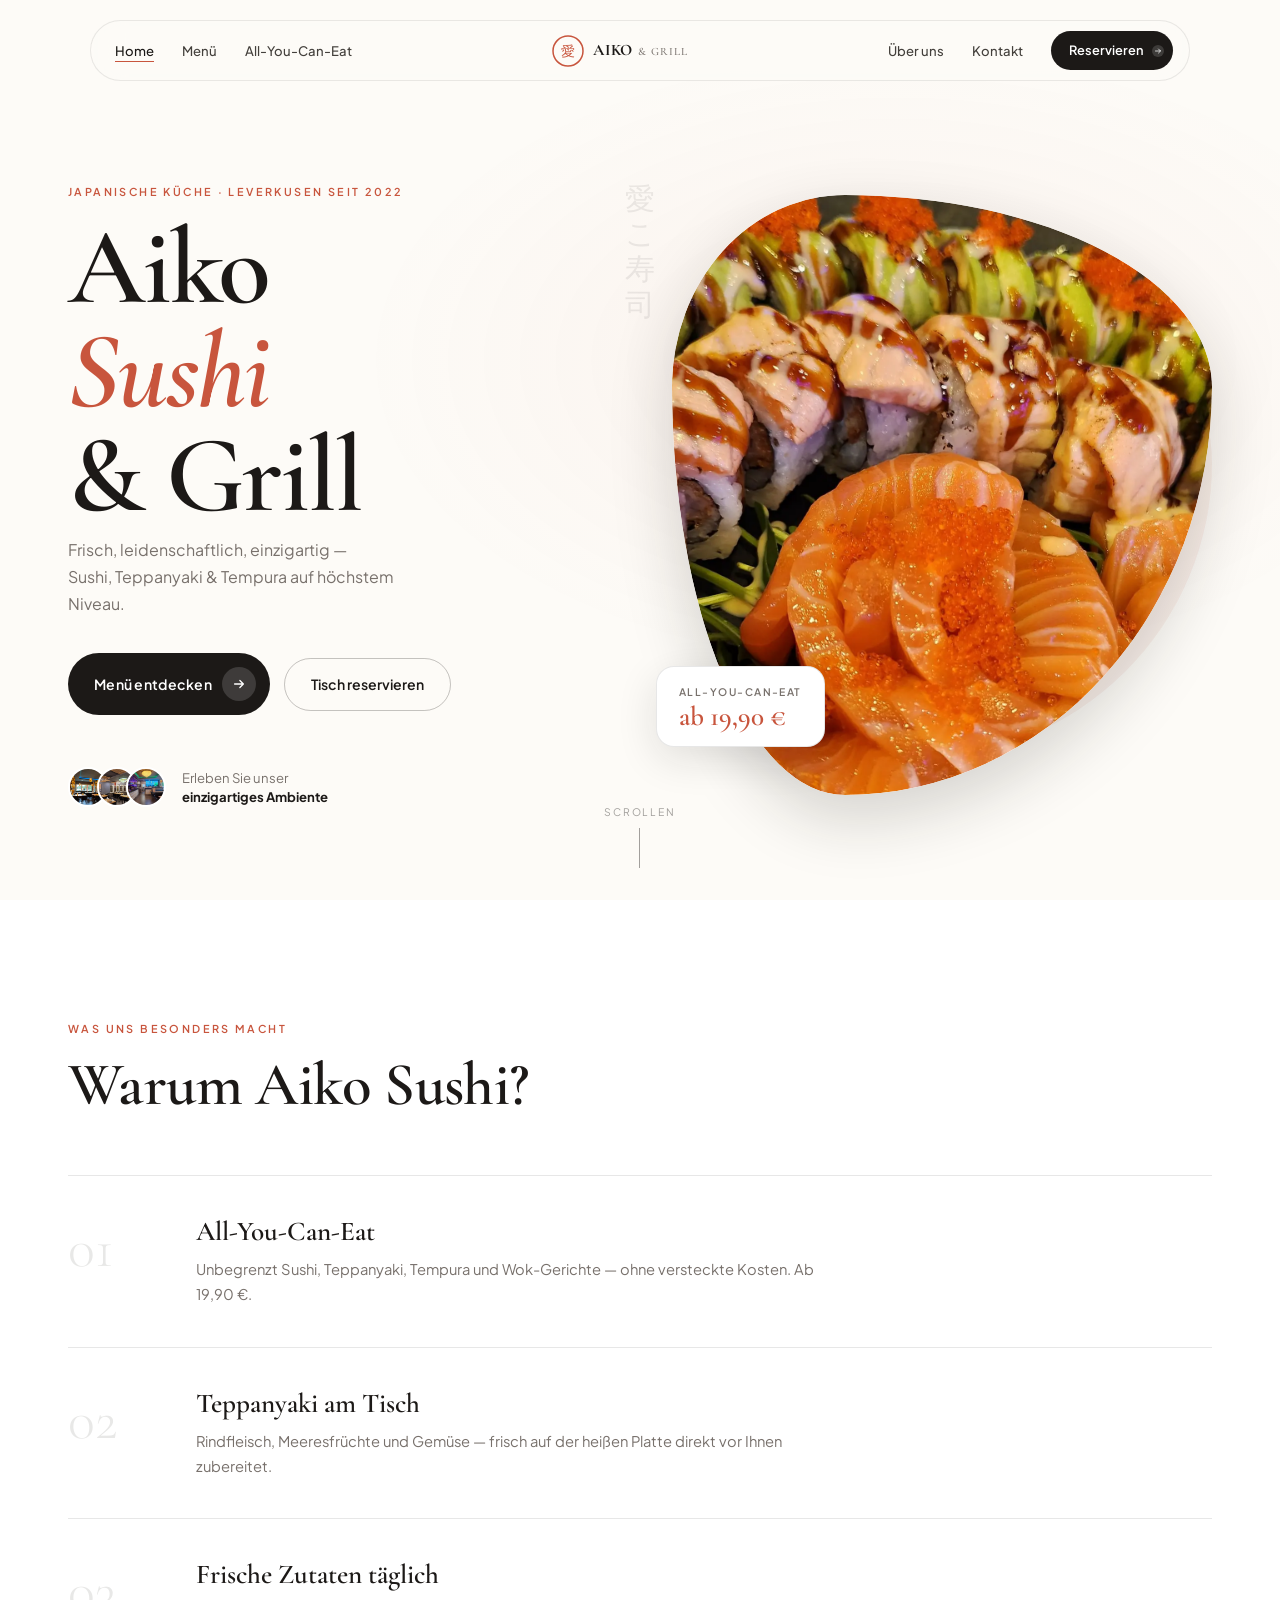
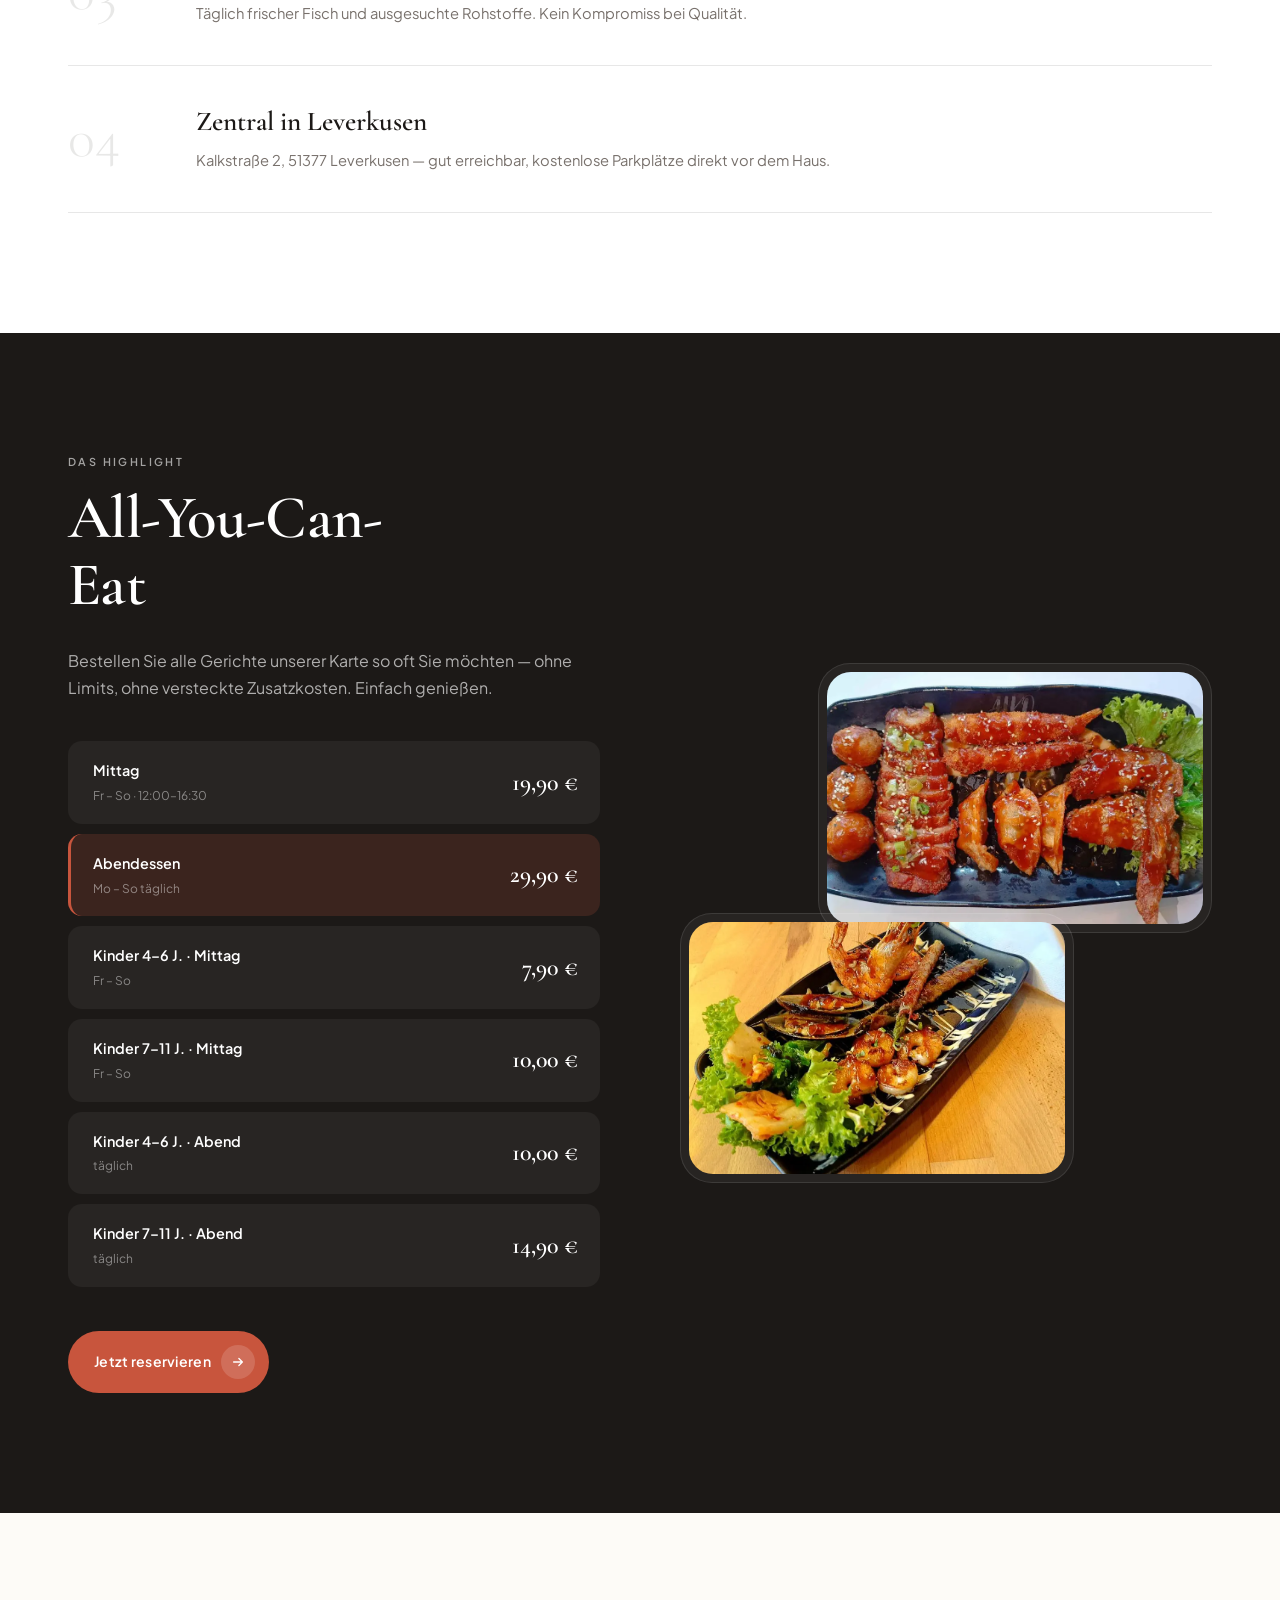
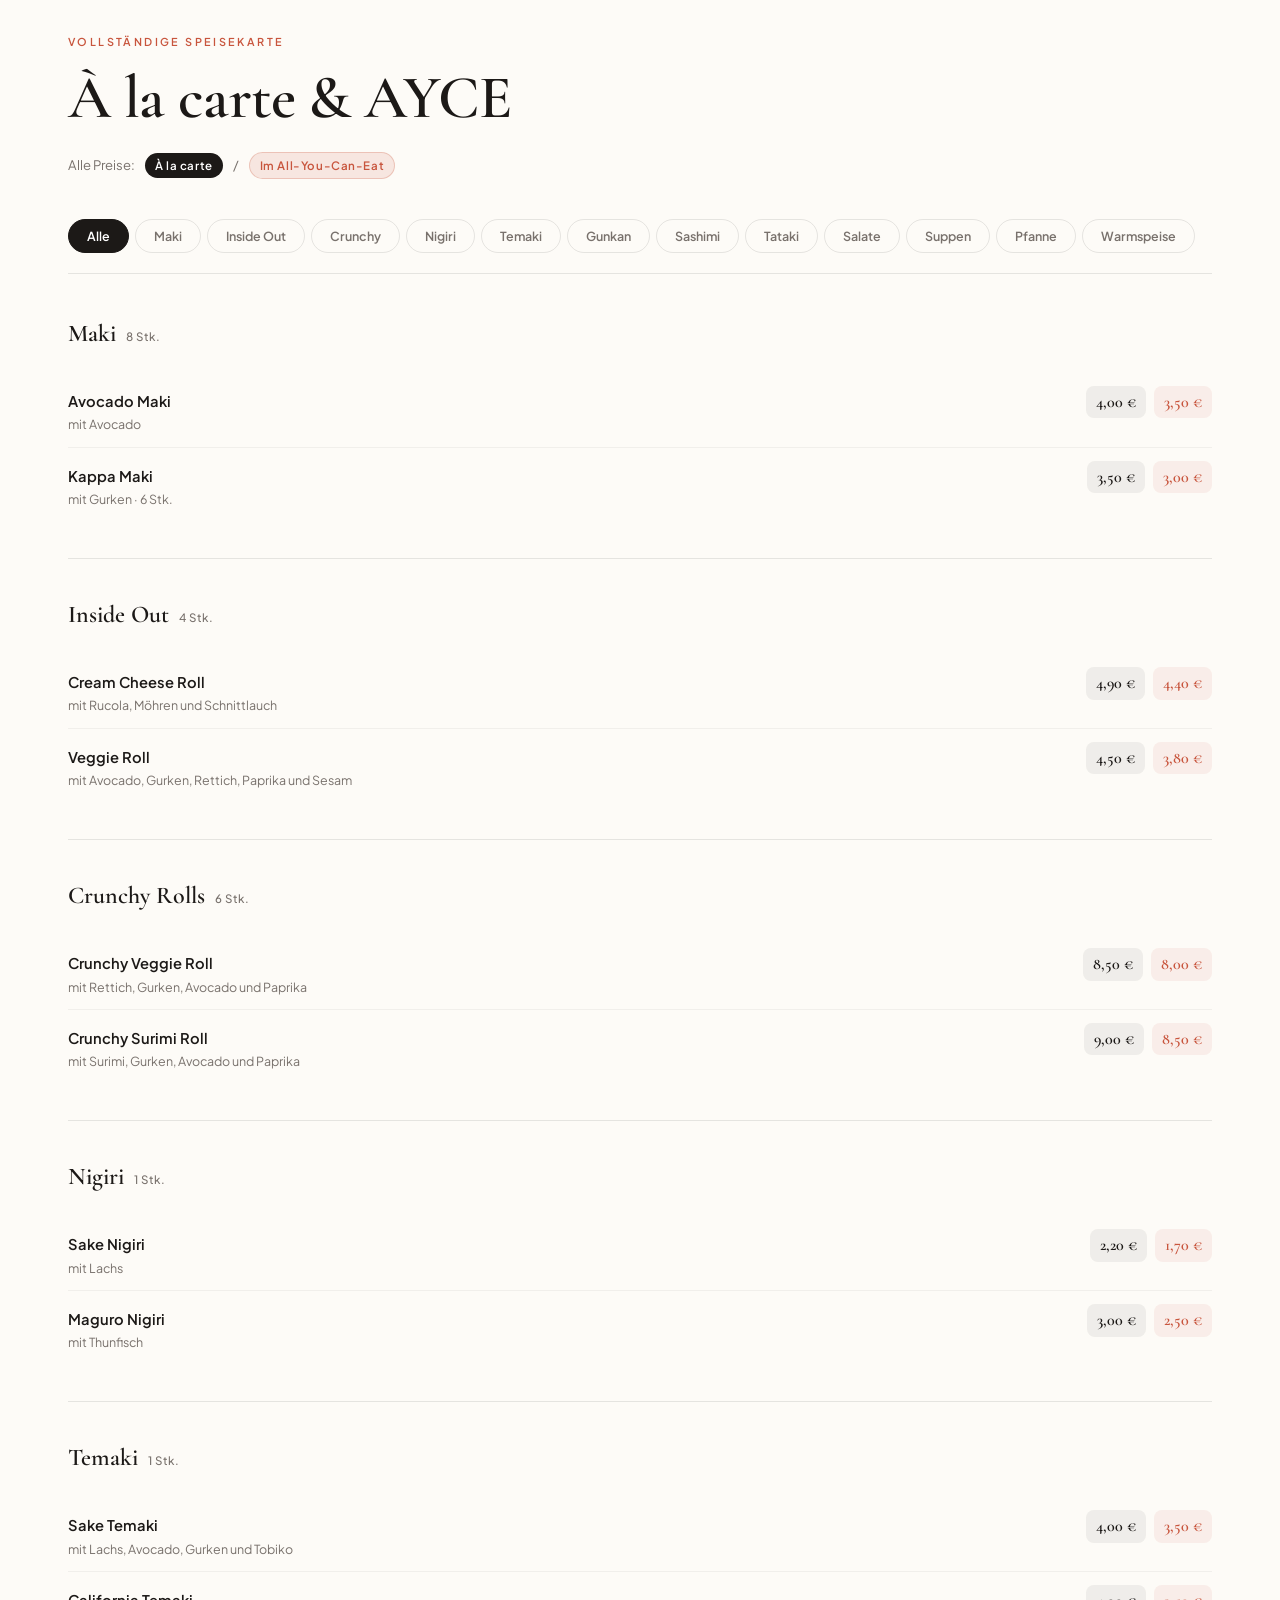
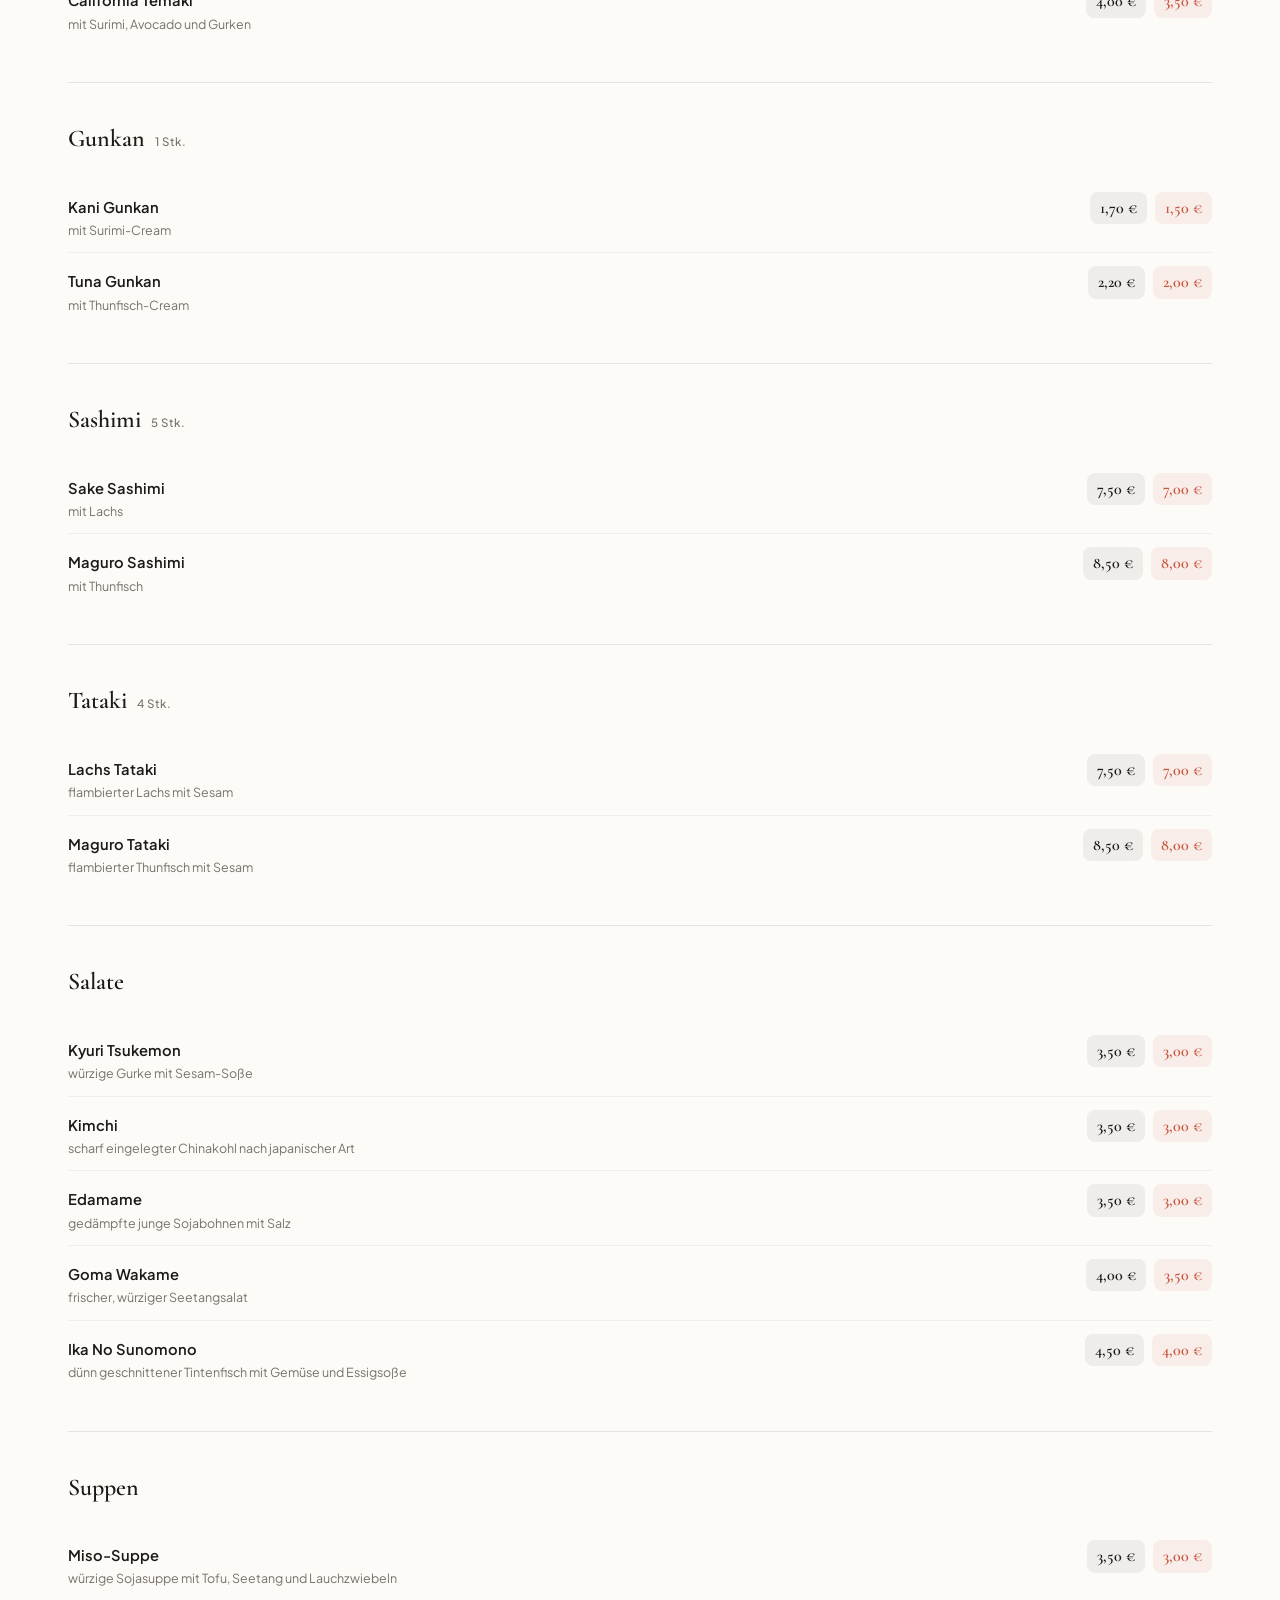
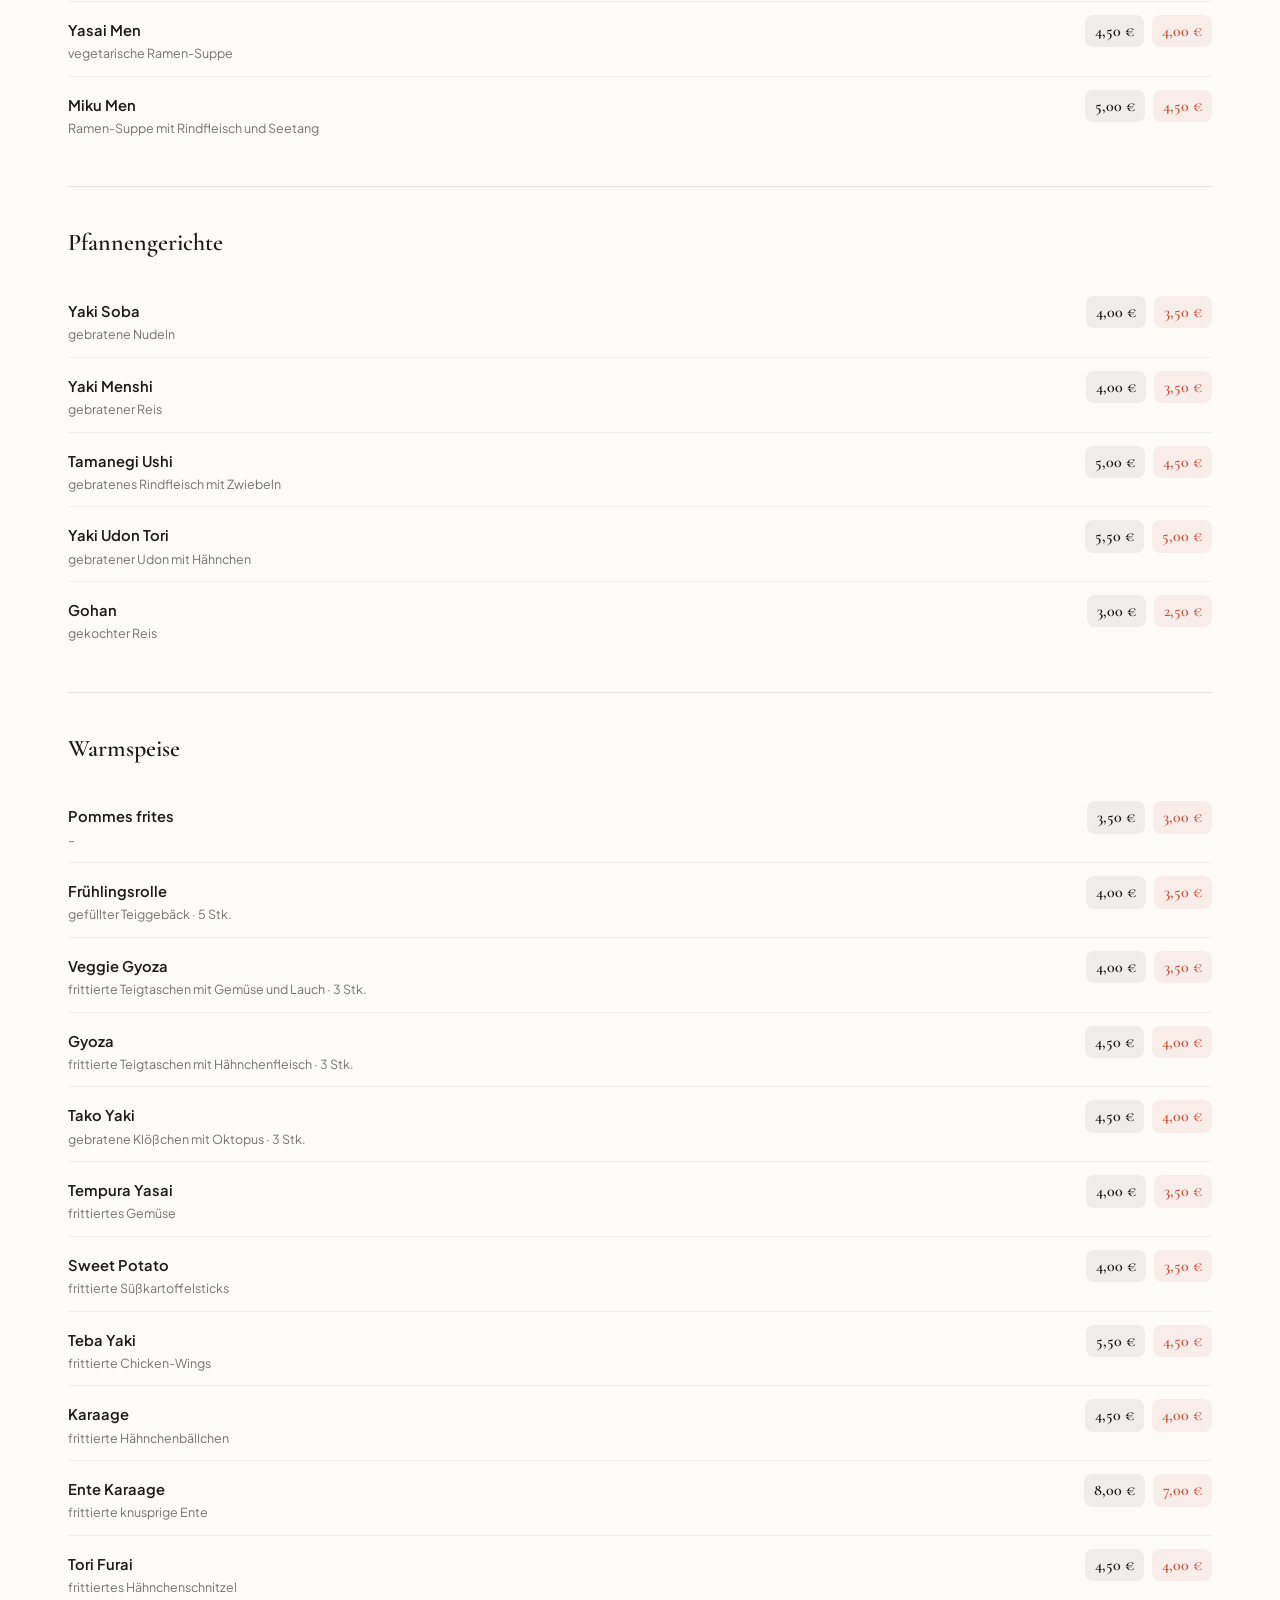
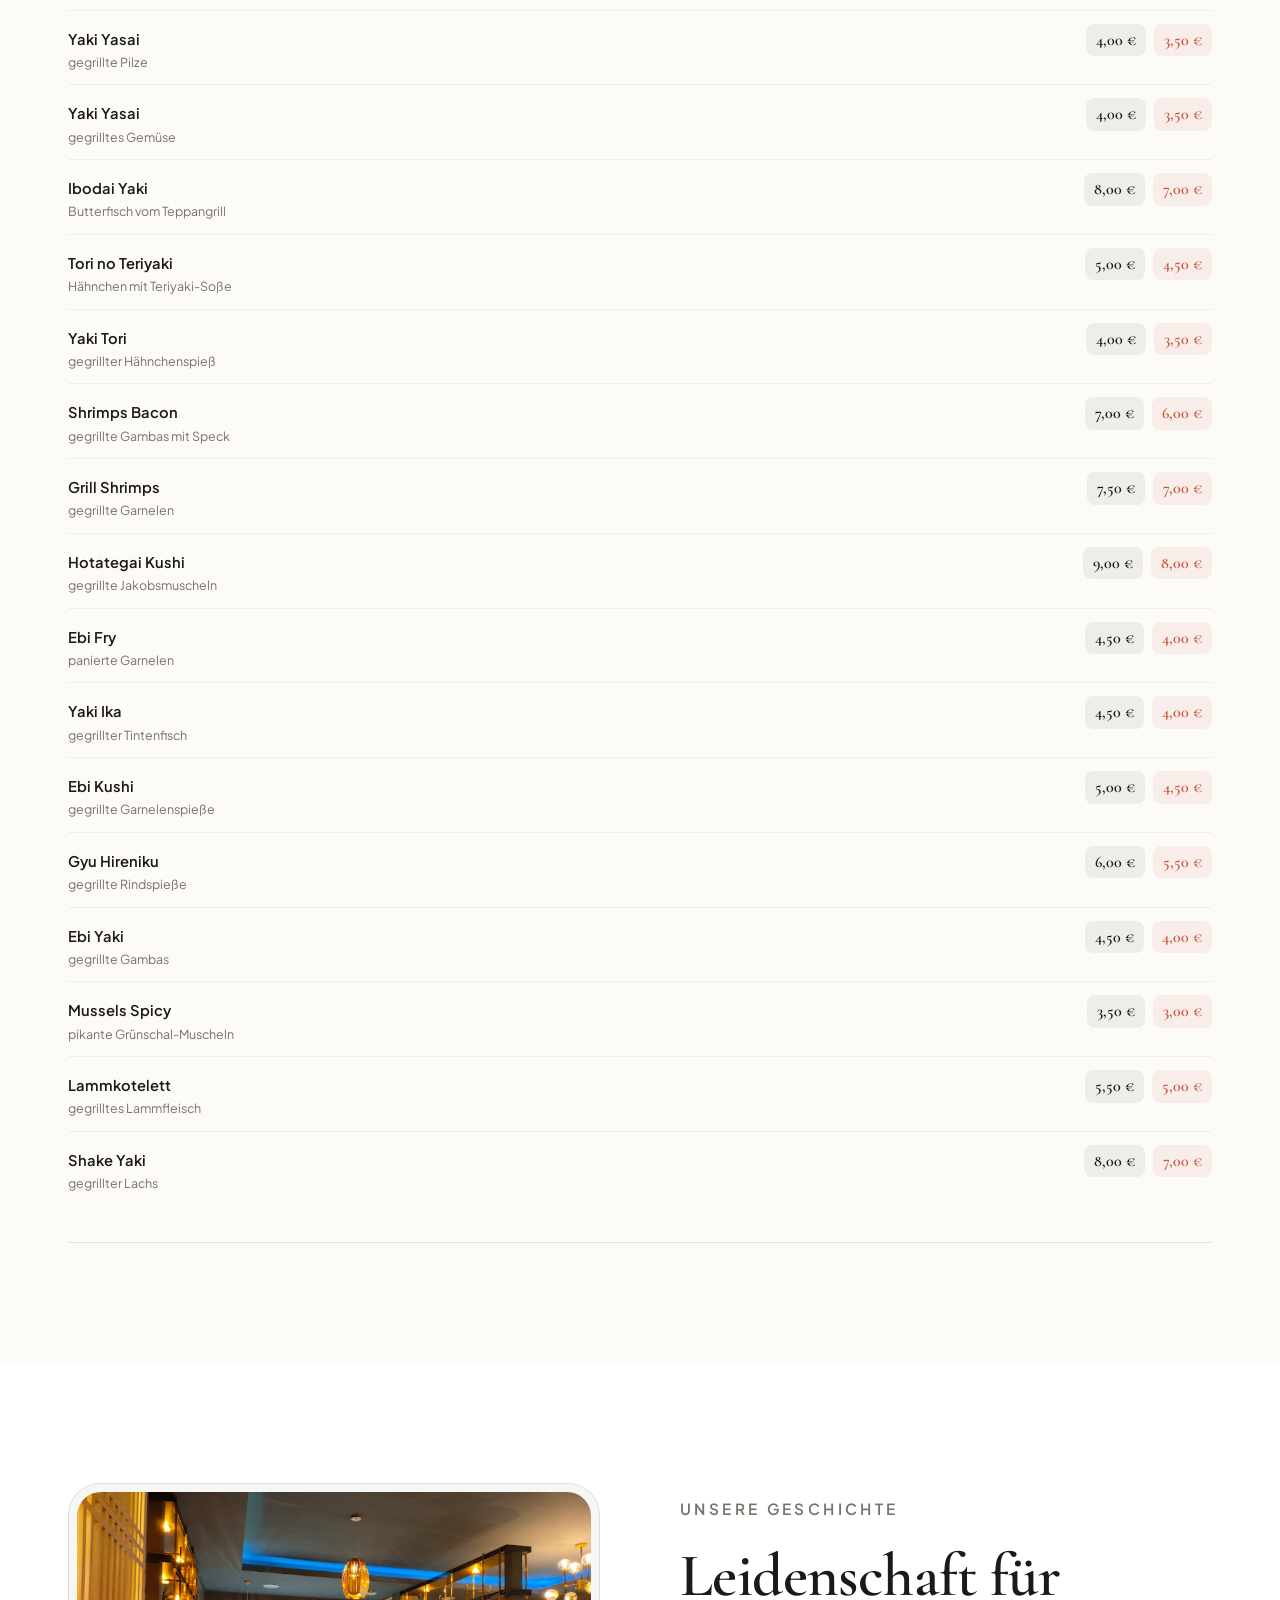
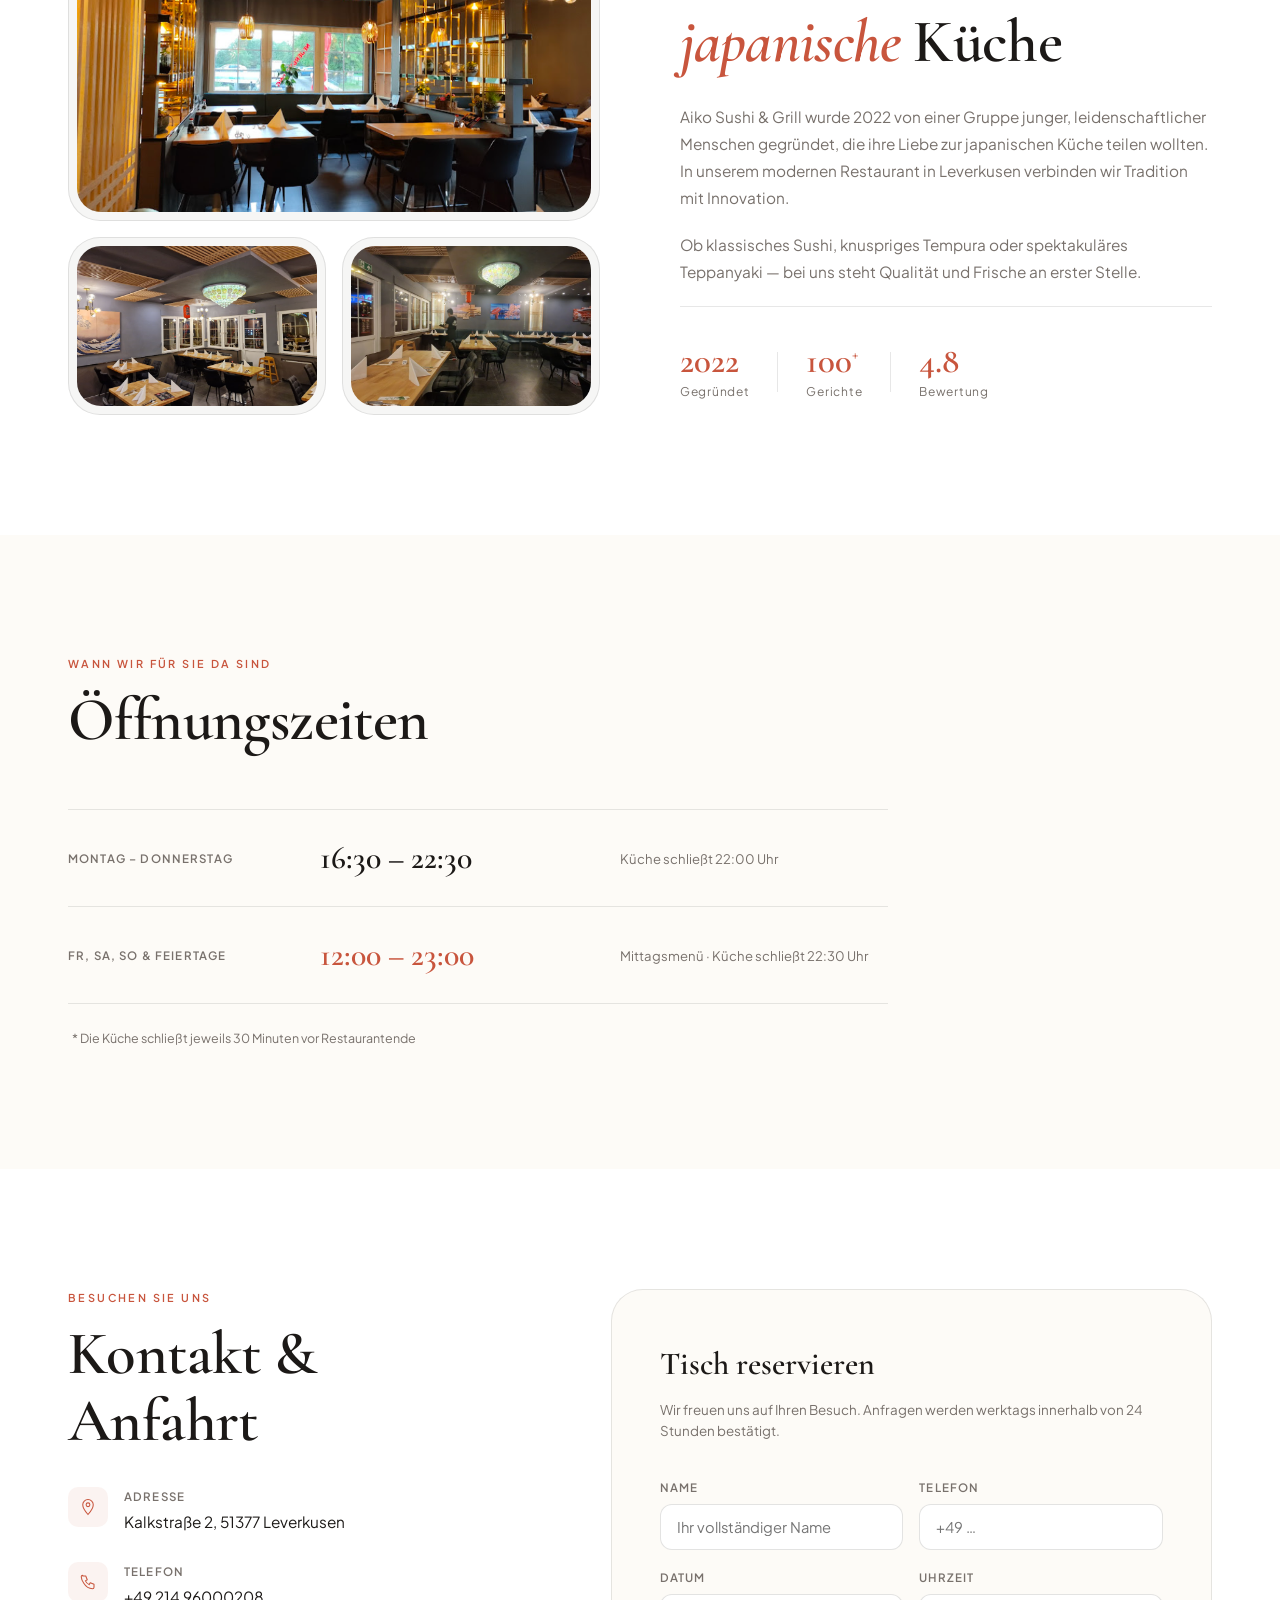
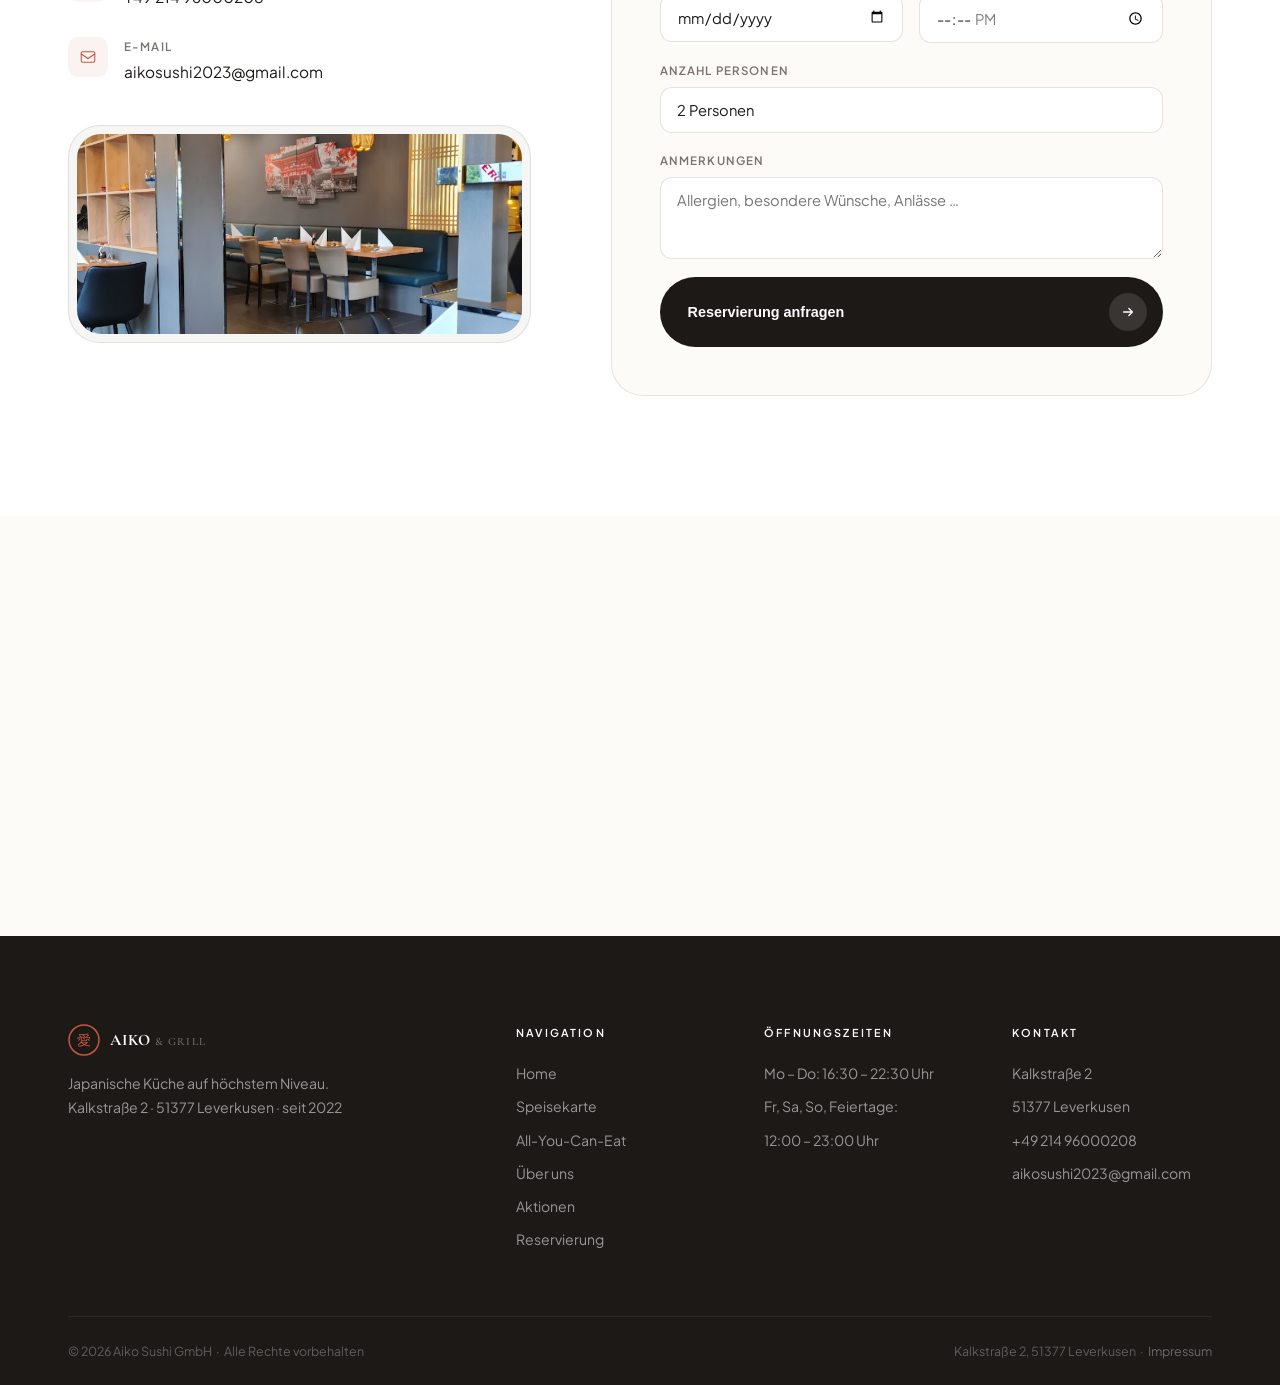
<file: index.html>
<!DOCTYPE html>
<html lang="de">
<head>
  <meta charset="UTF-8" />
  <meta name="viewport" content="width=device-width, initial-scale=1.0" />
  <title>Aiko Sushi &amp; Grill – Leverkusen</title>
  <link rel="stylesheet" href="style.css" />
  <link rel="preconnect" href="https://fonts.googleapis.com" />
  <link rel="preconnect" href="https://fonts.gstatic.com" crossorigin />
  <link href="https://fonts.googleapis.com/css2?family=Cormorant+Garamond:ital,wght@0,300;0,400;0,600;0,700;1,300;1,400;1,600&family=Plus+Jakarta+Sans:wght@300;400;500;600&display=swap" rel="stylesheet" />
</head>
<body>

  <!-- ═══════════════════ NAV – Floating Pill ═══════════════════ -->
  <header class="nav-wrap" id="nav-wrap">
    <nav class="nav-pill" id="nav-pill">
      <ul class="nav-left">
        <li><a href="#hero" class="nl active">Home</a></li>
        <li><a href="#menu" class="nl">Menü</a></li>
        <li><a href="#ayce" class="nl">All-You-Can-Eat</a></li>
      </ul>

      <a href="#hero" class="nav-logo" aria-label="Aiko Sushi Startseite">
        <svg class="logo-icon" viewBox="0 0 32 32" fill="none" aria-hidden="true">
          <circle cx="16" cy="16" r="15" stroke="currentColor" stroke-width="1.5"/>
          <text x="16" y="21" text-anchor="middle" font-size="14" fill="currentColor" font-family="serif">愛</text>
        </svg>
        <span class="logo-name">AIKO<span class="logo-amp"> &amp; GRILL</span></span>
      </a>

      <ul class="nav-right">
        <li><a href="ueber-uns.html" class="nl">Über uns</a></li>
        <li><a href="#contact" class="nl">Kontakt</a></li>
        <li><a href="#reservation" class="nav-cta">
          <span>Reservieren</span>
          <svg viewBox="0 0 16 16" fill="none" aria-hidden="true"><path d="M3 8h10M9 4l4 4-4 4" stroke="currentColor" stroke-width="1.5" stroke-linecap="round" stroke-linejoin="round"/></svg>
        </a></li>
      </ul>

      <button class="hamburger" id="hamburger" aria-label="Menü öffnen" aria-expanded="false">
        <span></span><span></span>
      </button>
    </nav>
  </header>

  <!-- Mobile Overlay -->
  <div class="mobile-overlay" id="mobile-overlay" aria-hidden="true">
    <nav class="mobile-nav">
      <a href="#hero"          class="mn-link" data-delay="0">Home</a>
      <a href="#menu"          class="mn-link" data-delay="1">Menü</a>
      <a href="#ayce"          class="mn-link" data-delay="2">All-You-Can-Eat</a>
      <a href="ueber-uns.html" class="mn-link" data-delay="3">Über uns</a>
      <a href="aktionen.html"  class="mn-link" data-delay="4">Aktionen</a>
      <a href="#contact"       class="mn-link" data-delay="5">Kontakt</a>
      <a href="#reservation"   class="mn-link mn-cta" data-delay="6">Tisch reservieren</a>
    </nav>
  </div>

  <!-- ═══════════════════ HERO ═══════════════════════════════════ -->
  <section class="hero" id="hero">
    <div class="hero-inner">

      <!-- LEFT -->
      <div class="hero-left reveal">
        <p class="eyebrow">Japanische Küche · Leverkusen seit 2022</p>

        <h1 class="hero-h1">
          Aiko<br />
          <em>Sushi</em><br />
          &amp;&nbsp;Grill
        </h1>

        <div class="hero-kanji" aria-hidden="true">
          <span>愛</span><span>こ</span><span>寿</span><span>司</span>
        </div>

        <p class="hero-body">
          Frisch, leidenschaftlich, einzigartig —<br />
          Sushi, Teppanyaki &amp; Tempura auf höchstem Niveau.
        </p>

        <div class="hero-actions">
          <a href="#menu" class="btn-primary">
            <span>Menü entdecken</span>
            <span class="btn-arrow">
              <svg viewBox="0 0 16 16" fill="none" aria-hidden="true"><path d="M3 8h10M9 4l4 4-4 4" stroke="currentColor" stroke-width="1.5" stroke-linecap="round" stroke-linejoin="round"/></svg>
            </span>
          </a>
          <a href="#reservation" class="btn-ghost">Tisch reservieren</a>
        </div>

        <div class="hero-social">
          <div class="avatar-stack">
            <img src="Bilder/Bildschirmfoto 2026-05-13 um 19.30.27.png" alt="Restaurant Innenraum" class="av" />
            <img src="Bilder/Bildschirmfoto 2026-05-13 um 19.30.38.png" alt="Restaurant Bereich" class="av" />
            <img src="Bilder/Bildschirmfoto 2026-05-13 um 19.31.21.png" alt="Restaurant Bar" class="av" />
          </div>
          <p class="hero-social-txt">Erleben Sie unser<br /><strong>einzigartiges Ambiente</strong></p>
        </div>
      </div>

      <!-- RIGHT -->
      <div class="hero-right reveal">
        <div class="hero-blob"></div>
        <figure class="hero-fig">
          <img src="Bilder/1000017506.webp" alt="Aiko Sushi Signature Platte – frischer Lachs, Rolls und Maki" />
        </figure>
        <div class="hero-tag">
          <span class="tag-label">All-You-Can-Eat</span>
          <span class="tag-price">ab 19,90 €</span>
        </div>
      </div>

    </div>

    <!-- Scroll indicator -->
    <div class="scroll-hint" aria-hidden="true">
      <span>Scrollen</span>
      <span class="scroll-line"></span>
    </div>
  </section>

  <!-- ═══════════════════ WHY ════════════════════════════════════ -->
  <section class="why" id="why">
    <div class="c">
      <div class="why-head reveal">
        <p class="eyebrow">Was uns besonders macht</p>
        <h2 class="h2">Warum Aiko Sushi?</h2>
      </div>

      <div class="why-list">
        <div class="why-item reveal" style="--d:0">
          <span class="why-num">01</span>
          <div class="why-item-content">
            <h3>All-You-Can-Eat</h3>
            <p>Unbegrenzt Sushi, Teppanyaki, Tempura und Wok-Gerichte — ohne versteckte Kosten. Ab 19,90 €.</p>
          </div>
        </div>
        <div class="why-item reveal" style="--d:1">
          <span class="why-num">02</span>
          <div class="why-item-content">
            <h3>Teppanyaki am Tisch</h3>
            <p>Rindfleisch, Meeresfrüchte und Gemüse — frisch auf der heißen Platte direkt vor Ihnen zubereitet.</p>
          </div>
        </div>
        <div class="why-item reveal" style="--d:2">
          <span class="why-num">03</span>
          <div class="why-item-content">
            <h3>Frische Zutaten täglich</h3>
            <p>Täglich frischer Fisch und ausgesuchte Rohstoffe. Kein Kompromiss bei Qualität.</p>
          </div>
        </div>
        <div class="why-item reveal" style="--d:3">
          <span class="why-num">04</span>
          <div class="why-item-content">
            <h3>Zentral in Leverkusen</h3>
            <p>Kalkstraße 2, 51377 Leverkusen — gut erreichbar, kostenlose Parkplätze direkt vor dem Haus.</p>
          </div>
        </div>
      </div>
    </div>
  </section>

  <!-- ═══════════════════ ALL-YOU-CAN-EAT ═══════════════════════ -->
  <section class="ayce" id="ayce">
    <div class="c">
      <div class="ayce-inner">

        <div class="ayce-left reveal">
          <p class="eyebrow light">Das Highlight</p>
          <h2 class="h2 light">All-You-Can-<br />Eat</h2>
          <p class="ayce-body">Bestellen Sie alle Gerichte unserer Karte so oft Sie möchten — ohne Limits, ohne versteckte Zusatzkosten. Einfach genießen.</p>

          <div class="price-list">
            <div class="price-row">
              <div class="price-info">
                <span class="price-name">Mittag</span>
                <span class="price-when">Fr – So · 12:00–16:30</span>
              </div>
              <span class="price-amt">19,90 €</span>
            </div>
            <div class="price-row featured">
              <div class="price-info">
                <span class="price-name">Abendessen</span>
                <span class="price-when">Mo – So täglich</span>
              </div>
              <span class="price-amt">29,90 €</span>
            </div>
            <div class="price-row">
              <div class="price-info">
                <span class="price-name">Kinder 4–6 J. · Mittag</span>
                <span class="price-when">Fr – So</span>
              </div>
              <span class="price-amt">7,90 €</span>
            </div>
            <div class="price-row">
              <div class="price-info">
                <span class="price-name">Kinder 7–11 J. · Mittag</span>
                <span class="price-when">Fr – So</span>
              </div>
              <span class="price-amt">10,00 €</span>
            </div>
            <div class="price-row">
              <div class="price-info">
                <span class="price-name">Kinder 4–6 J. · Abend</span>
                <span class="price-when">täglich</span>
              </div>
              <span class="price-amt">10,00 €</span>
            </div>
            <div class="price-row">
              <div class="price-info">
                <span class="price-name">Kinder 7–11 J. · Abend</span>
                <span class="price-when">täglich</span>
              </div>
              <span class="price-amt">14,90 €</span>
            </div>
          </div>

          <a href="#reservation" class="btn-primary light">
            <span>Jetzt reservieren</span>
            <span class="btn-arrow">
              <svg viewBox="0 0 16 16" fill="none" aria-hidden="true"><path d="M3 8h10M9 4l4 4-4 4" stroke="currentColor" stroke-width="1.5" stroke-linecap="round" stroke-linejoin="round"/></svg>
            </span>
          </a>
        </div>

        <div class="ayce-right reveal">
          <div class="ayce-img-top bezel">
            <div class="bezel-inner">
              <img src="Bilder/tempura.webp" alt="Knuspriges Tempura aus der Aiko Küche" />
            </div>
          </div>
          <div class="ayce-img-bot bezel">
            <div class="bezel-inner">
              <img src="Bilder/teppanyaki.webp" alt="Teppanyaki Meeresfrüchte auf der heißen Platte" />
            </div>
          </div>
        </div>

      </div>
    </div>
  </section>

  <!-- ═══════════════════ SPEISEKARTE ═══════════════════════════ -->
  <section class="menu" id="menu">
    <div class="c">

      <div class="menu-head reveal">
        <p class="eyebrow">Vollständige Speisekarte</p>
        <h2 class="h2">À la carte &amp; AYCE</h2>
        <p class="menu-legend-text">
          Alle Preise: <span class="lp alc">À la carte</span> / <span class="lp ayce">Im All-You-Can-Eat</span>
        </p>
      </div>

      <!-- Tab bar -->
      <div class="mtabs reveal" role="tablist" aria-label="Menükategorien">
        <button class="mtab active" data-cat="all"          role="tab" aria-selected="true">Alle</button>
        <button class="mtab" data-cat="maki"                role="tab">Maki</button>
        <button class="mtab" data-cat="insideout"           role="tab">Inside Out</button>
        <button class="mtab" data-cat="crunchy"             role="tab">Crunchy</button>
        <button class="mtab" data-cat="nigiri"              role="tab">Nigiri</button>
        <button class="mtab" data-cat="temaki"              role="tab">Temaki</button>
        <button class="mtab" data-cat="gunkan"              role="tab">Gunkan</button>
        <button class="mtab" data-cat="sashimi"             role="tab">Sashimi</button>
        <button class="mtab" data-cat="tataki"              role="tab">Tataki</button>
        <button class="mtab" data-cat="salate"              role="tab">Salate</button>
        <button class="mtab" data-cat="suppen"              role="tab">Suppen</button>
        <button class="mtab" data-cat="pfanne"              role="tab">Pfanne</button>
        <button class="mtab" data-cat="warm"                role="tab">Warmspeise</button>
      </div>

      <!-- Kategorien -->
      <div class="mcats" id="mcats">

        <!-- MAKI -->
        <div class="mcat" data-cat="maki">
          <h3 class="cat-title">Maki <span class="cat-note">8 Stk.</span></h3>
          <div class="mcat-list">
            <div class="mi"><div class="mi-info"><span class="mi-name">Avocado Maki</span><span class="mi-desc">mit Avocado</span></div><div class="mi-prices"><span class="mp alc">4,00 €</span><span class="mp ayce">3,50 €</span></div></div>
            <div class="mi"><div class="mi-info"><span class="mi-name">Kappa Maki</span><span class="mi-desc">mit Gurken · 6 Stk.</span></div><div class="mi-prices"><span class="mp alc">3,50 €</span><span class="mp ayce">3,00 €</span></div></div>
          </div>
        </div>

        <!-- INSIDE OUT -->
        <div class="mcat" data-cat="insideout">
          <h3 class="cat-title">Inside Out <span class="cat-note">4 Stk.</span></h3>
          <div class="mcat-list">
            <div class="mi"><div class="mi-info"><span class="mi-name">Cream Cheese Roll</span><span class="mi-desc">mit Rucola, Möhren und Schnittlauch</span></div><div class="mi-prices"><span class="mp alc">4,90 €</span><span class="mp ayce">4,40 €</span></div></div>
            <div class="mi"><div class="mi-info"><span class="mi-name">Veggie Roll</span><span class="mi-desc">mit Avocado, Gurken, Rettich, Paprika und Sesam</span></div><div class="mi-prices"><span class="mp alc">4,50 €</span><span class="mp ayce">3,80 €</span></div></div>
          </div>
        </div>

        <!-- CRUNCHY -->
        <div class="mcat" data-cat="crunchy">
          <h3 class="cat-title">Crunchy Rolls <span class="cat-note">6 Stk.</span></h3>
          <div class="mcat-list">
            <div class="mi"><div class="mi-info"><span class="mi-name">Crunchy Veggie Roll</span><span class="mi-desc">mit Rettich, Gurken, Avocado und Paprika</span></div><div class="mi-prices"><span class="mp alc">8,50 €</span><span class="mp ayce">8,00 €</span></div></div>
            <div class="mi"><div class="mi-info"><span class="mi-name">Crunchy Surimi Roll</span><span class="mi-desc">mit Surimi, Gurken, Avocado und Paprika</span></div><div class="mi-prices"><span class="mp alc">9,00 €</span><span class="mp ayce">8,50 €</span></div></div>
          </div>
        </div>

        <!-- NIGIRI -->
        <div class="mcat" data-cat="nigiri">
          <h3 class="cat-title">Nigiri <span class="cat-note">1 Stk.</span></h3>
          <div class="mcat-list">
            <div class="mi"><div class="mi-info"><span class="mi-name">Sake Nigiri</span><span class="mi-desc">mit Lachs</span></div><div class="mi-prices"><span class="mp alc">2,20 €</span><span class="mp ayce">1,70 €</span></div></div>
            <div class="mi"><div class="mi-info"><span class="mi-name">Maguro Nigiri</span><span class="mi-desc">mit Thunfisch</span></div><div class="mi-prices"><span class="mp alc">3,00 €</span><span class="mp ayce">2,50 €</span></div></div>
          </div>
        </div>

        <!-- TEMAKI -->
        <div class="mcat" data-cat="temaki">
          <h3 class="cat-title">Temaki <span class="cat-note">1 Stk.</span></h3>
          <div class="mcat-list">
            <div class="mi"><div class="mi-info"><span class="mi-name">Sake Temaki</span><span class="mi-desc">mit Lachs, Avocado, Gurken und Tobiko</span></div><div class="mi-prices"><span class="mp alc">4,00 €</span><span class="mp ayce">3,50 €</span></div></div>
            <div class="mi"><div class="mi-info"><span class="mi-name">California Temaki</span><span class="mi-desc">mit Surimi, Avocado und Gurken</span></div><div class="mi-prices"><span class="mp alc">4,00 €</span><span class="mp ayce">3,50 €</span></div></div>
          </div>
        </div>

        <!-- GUNKAN -->
        <div class="mcat" data-cat="gunkan">
          <h3 class="cat-title">Gunkan <span class="cat-note">1 Stk.</span></h3>
          <div class="mcat-list">
            <div class="mi"><div class="mi-info"><span class="mi-name">Kani Gunkan</span><span class="mi-desc">mit Surimi-Cream</span></div><div class="mi-prices"><span class="mp alc">1,70 €</span><span class="mp ayce">1,50 €</span></div></div>
            <div class="mi"><div class="mi-info"><span class="mi-name">Tuna Gunkan</span><span class="mi-desc">mit Thunfisch-Cream</span></div><div class="mi-prices"><span class="mp alc">2,20 €</span><span class="mp ayce">2,00 €</span></div></div>
          </div>
        </div>

        <!-- SASHIMI -->
        <div class="mcat" data-cat="sashimi">
          <h3 class="cat-title">Sashimi <span class="cat-note">5 Stk.</span></h3>
          <div class="mcat-list">
            <div class="mi"><div class="mi-info"><span class="mi-name">Sake Sashimi</span><span class="mi-desc">mit Lachs</span></div><div class="mi-prices"><span class="mp alc">7,50 €</span><span class="mp ayce">7,00 €</span></div></div>
            <div class="mi"><div class="mi-info"><span class="mi-name">Maguro Sashimi</span><span class="mi-desc">mit Thunfisch</span></div><div class="mi-prices"><span class="mp alc">8,50 €</span><span class="mp ayce">8,00 €</span></div></div>
          </div>
        </div>

        <!-- TATAKI -->
        <div class="mcat" data-cat="tataki">
          <h3 class="cat-title">Tataki <span class="cat-note">4 Stk.</span></h3>
          <div class="mcat-list">
            <div class="mi"><div class="mi-info"><span class="mi-name">Lachs Tataki</span><span class="mi-desc">flambierter Lachs mit Sesam</span></div><div class="mi-prices"><span class="mp alc">7,50 €</span><span class="mp ayce">7,00 €</span></div></div>
            <div class="mi"><div class="mi-info"><span class="mi-name">Maguro Tataki</span><span class="mi-desc">flambierter Thunfisch mit Sesam</span></div><div class="mi-prices"><span class="mp alc">8,50 €</span><span class="mp ayce">8,00 €</span></div></div>
          </div>
        </div>

        <!-- SALATE -->
        <div class="mcat" data-cat="salate">
          <h3 class="cat-title">Salate</h3>
          <div class="mcat-list">
            <div class="mi"><div class="mi-info"><span class="mi-name">Kyuri Tsukemon</span><span class="mi-desc">würzige Gurke mit Sesam-Soße</span></div><div class="mi-prices"><span class="mp alc">3,50 €</span><span class="mp ayce">3,00 €</span></div></div>
            <div class="mi"><div class="mi-info"><span class="mi-name">Kimchi</span><span class="mi-desc">scharf eingelegter Chinakohl nach japanischer Art</span></div><div class="mi-prices"><span class="mp alc">3,50 €</span><span class="mp ayce">3,00 €</span></div></div>
            <div class="mi"><div class="mi-info"><span class="mi-name">Edamame</span><span class="mi-desc">gedämpfte junge Sojabohnen mit Salz</span></div><div class="mi-prices"><span class="mp alc">3,50 €</span><span class="mp ayce">3,00 €</span></div></div>
            <div class="mi"><div class="mi-info"><span class="mi-name">Goma Wakame</span><span class="mi-desc">frischer, würziger Seetangsalat</span></div><div class="mi-prices"><span class="mp alc">4,00 €</span><span class="mp ayce">3,50 €</span></div></div>
            <div class="mi"><div class="mi-info"><span class="mi-name">Ika No Sunomono</span><span class="mi-desc">dünn geschnittener Tintenfisch mit Gemüse und Essigsoße</span></div><div class="mi-prices"><span class="mp alc">4,50 €</span><span class="mp ayce">4,00 €</span></div></div>
          </div>
        </div>

        <!-- SUPPEN -->
        <div class="mcat" data-cat="suppen">
          <h3 class="cat-title">Suppen</h3>
          <div class="mcat-list">
            <div class="mi"><div class="mi-info"><span class="mi-name">Miso-Suppe</span><span class="mi-desc">würzige Sojasuppe mit Tofu, Seetang und Lauchzwiebeln</span></div><div class="mi-prices"><span class="mp alc">3,50 €</span><span class="mp ayce">3,00 €</span></div></div>
            <div class="mi"><div class="mi-info"><span class="mi-name">Yasai Men</span><span class="mi-desc">vegetarische Ramen-Suppe</span></div><div class="mi-prices"><span class="mp alc">4,50 €</span><span class="mp ayce">4,00 €</span></div></div>
            <div class="mi"><div class="mi-info"><span class="mi-name">Miku Men</span><span class="mi-desc">Ramen-Suppe mit Rindfleisch und Seetang</span></div><div class="mi-prices"><span class="mp alc">5,00 €</span><span class="mp ayce">4,50 €</span></div></div>
          </div>
        </div>

        <!-- PFANNE -->
        <div class="mcat" data-cat="pfanne">
          <h3 class="cat-title">Pfannengerichte</h3>
          <div class="mcat-list">
            <div class="mi"><div class="mi-info"><span class="mi-name">Yaki Soba</span><span class="mi-desc">gebratene Nudeln</span></div><div class="mi-prices"><span class="mp alc">4,00 €</span><span class="mp ayce">3,50 €</span></div></div>
            <div class="mi"><div class="mi-info"><span class="mi-name">Yaki Menshi</span><span class="mi-desc">gebratener Reis</span></div><div class="mi-prices"><span class="mp alc">4,00 €</span><span class="mp ayce">3,50 €</span></div></div>
            <div class="mi"><div class="mi-info"><span class="mi-name">Tamanegi Ushi</span><span class="mi-desc">gebratenes Rindfleisch mit Zwiebeln</span></div><div class="mi-prices"><span class="mp alc">5,00 €</span><span class="mp ayce">4,50 €</span></div></div>
            <div class="mi"><div class="mi-info"><span class="mi-name">Yaki Udon Tori</span><span class="mi-desc">gebratener Udon mit Hähnchen</span></div><div class="mi-prices"><span class="mp alc">5,50 €</span><span class="mp ayce">5,00 €</span></div></div>
            <div class="mi"><div class="mi-info"><span class="mi-name">Gohan</span><span class="mi-desc">gekochter Reis</span></div><div class="mi-prices"><span class="mp alc">3,00 €</span><span class="mp ayce">2,50 €</span></div></div>
          </div>
        </div>

        <!-- WARMSPEISE -->
        <div class="mcat" data-cat="warm">
          <h3 class="cat-title">Warmspeise</h3>
          <div class="mcat-list">
            <div class="mi"><div class="mi-info"><span class="mi-name">Pommes frites</span><span class="mi-desc">–</span></div><div class="mi-prices"><span class="mp alc">3,50 €</span><span class="mp ayce">3,00 €</span></div></div>
            <div class="mi"><div class="mi-info"><span class="mi-name">Frühlingsrolle</span><span class="mi-desc">gefüllter Teiggebäck · 5 Stk.</span></div><div class="mi-prices"><span class="mp alc">4,00 €</span><span class="mp ayce">3,50 €</span></div></div>
            <div class="mi"><div class="mi-info"><span class="mi-name">Veggie Gyoza</span><span class="mi-desc">frittierte Teigtaschen mit Gemüse und Lauch · 3 Stk.</span></div><div class="mi-prices"><span class="mp alc">4,00 €</span><span class="mp ayce">3,50 €</span></div></div>
            <div class="mi"><div class="mi-info"><span class="mi-name">Gyoza</span><span class="mi-desc">frittierte Teigtaschen mit Hähnchenfleisch · 3 Stk.</span></div><div class="mi-prices"><span class="mp alc">4,50 €</span><span class="mp ayce">4,00 €</span></div></div>
            <div class="mi"><div class="mi-info"><span class="mi-name">Tako Yaki</span><span class="mi-desc">gebratene Klößchen mit Oktopus · 3 Stk.</span></div><div class="mi-prices"><span class="mp alc">4,50 €</span><span class="mp ayce">4,00 €</span></div></div>
            <div class="mi"><div class="mi-info"><span class="mi-name">Tempura Yasai</span><span class="mi-desc">frittiertes Gemüse</span></div><div class="mi-prices"><span class="mp alc">4,00 €</span><span class="mp ayce">3,50 €</span></div></div>
            <div class="mi"><div class="mi-info"><span class="mi-name">Sweet Potato</span><span class="mi-desc">frittierte Süßkartoffelsticks</span></div><div class="mi-prices"><span class="mp alc">4,00 €</span><span class="mp ayce">3,50 €</span></div></div>
            <div class="mi"><div class="mi-info"><span class="mi-name">Teba Yaki</span><span class="mi-desc">frittierte Chicken-Wings</span></div><div class="mi-prices"><span class="mp alc">5,50 €</span><span class="mp ayce">4,50 €</span></div></div>
            <div class="mi"><div class="mi-info"><span class="mi-name">Karaage</span><span class="mi-desc">frittierte Hähnchenbällchen</span></div><div class="mi-prices"><span class="mp alc">4,50 €</span><span class="mp ayce">4,00 €</span></div></div>
            <div class="mi"><div class="mi-info"><span class="mi-name">Ente Karaage</span><span class="mi-desc">frittierte knusprige Ente</span></div><div class="mi-prices"><span class="mp alc">8,00 €</span><span class="mp ayce">7,00 €</span></div></div>
            <div class="mi"><div class="mi-info"><span class="mi-name">Tori Furai</span><span class="mi-desc">frittiertes Hähnchenschnitzel</span></div><div class="mi-prices"><span class="mp alc">4,50 €</span><span class="mp ayce">4,00 €</span></div></div>
            <div class="mi"><div class="mi-info"><span class="mi-name">Yaki Yasai</span><span class="mi-desc">gegrillte Pilze</span></div><div class="mi-prices"><span class="mp alc">4,00 €</span><span class="mp ayce">3,50 €</span></div></div>
            <div class="mi"><div class="mi-info"><span class="mi-name">Yaki Yasai</span><span class="mi-desc">gegrilltes Gemüse</span></div><div class="mi-prices"><span class="mp alc">4,00 €</span><span class="mp ayce">3,50 €</span></div></div>
            <div class="mi"><div class="mi-info"><span class="mi-name">Ibodai Yaki</span><span class="mi-desc">Butterfisch vom Teppangrill</span></div><div class="mi-prices"><span class="mp alc">8,00 €</span><span class="mp ayce">7,00 €</span></div></div>
            <div class="mi"><div class="mi-info"><span class="mi-name">Tori no Teriyaki</span><span class="mi-desc">Hähnchen mit Teriyaki-Soße</span></div><div class="mi-prices"><span class="mp alc">5,00 €</span><span class="mp ayce">4,50 €</span></div></div>
            <div class="mi"><div class="mi-info"><span class="mi-name">Yaki Tori</span><span class="mi-desc">gegrillter Hähnchenspieß</span></div><div class="mi-prices"><span class="mp alc">4,00 €</span><span class="mp ayce">3,50 €</span></div></div>
            <div class="mi"><div class="mi-info"><span class="mi-name">Shrimps Bacon</span><span class="mi-desc">gegrillte Gambas mit Speck</span></div><div class="mi-prices"><span class="mp alc">7,00 €</span><span class="mp ayce">6,00 €</span></div></div>
            <div class="mi"><div class="mi-info"><span class="mi-name">Grill Shrimps</span><span class="mi-desc">gegrillte Garnelen</span></div><div class="mi-prices"><span class="mp alc">7,50 €</span><span class="mp ayce">7,00 €</span></div></div>
            <div class="mi"><div class="mi-info"><span class="mi-name">Hotategai Kushi</span><span class="mi-desc">gegrillte Jakobsmuscheln</span></div><div class="mi-prices"><span class="mp alc">9,00 €</span><span class="mp ayce">8,00 €</span></div></div>
            <div class="mi"><div class="mi-info"><span class="mi-name">Ebi Fry</span><span class="mi-desc">panierte Garnelen</span></div><div class="mi-prices"><span class="mp alc">4,50 €</span><span class="mp ayce">4,00 €</span></div></div>
            <div class="mi"><div class="mi-info"><span class="mi-name">Yaki Ika</span><span class="mi-desc">gegrillter Tintenfisch</span></div><div class="mi-prices"><span class="mp alc">4,50 €</span><span class="mp ayce">4,00 €</span></div></div>
            <div class="mi"><div class="mi-info"><span class="mi-name">Ebi Kushi</span><span class="mi-desc">gegrillte Garnelenspieße</span></div><div class="mi-prices"><span class="mp alc">5,00 €</span><span class="mp ayce">4,50 €</span></div></div>
            <div class="mi"><div class="mi-info"><span class="mi-name">Gyu Hireniku</span><span class="mi-desc">gegrillte Rindspieße</span></div><div class="mi-prices"><span class="mp alc">6,00 €</span><span class="mp ayce">5,50 €</span></div></div>
            <div class="mi"><div class="mi-info"><span class="mi-name">Ebi Yaki</span><span class="mi-desc">gegrillte Gambas</span></div><div class="mi-prices"><span class="mp alc">4,50 €</span><span class="mp ayce">4,00 €</span></div></div>
            <div class="mi"><div class="mi-info"><span class="mi-name">Mussels Spicy</span><span class="mi-desc">pikante Grünschal-Muscheln</span></div><div class="mi-prices"><span class="mp alc">3,50 €</span><span class="mp ayce">3,00 €</span></div></div>
            <div class="mi"><div class="mi-info"><span class="mi-name">Lammkotelett</span><span class="mi-desc">gegrilltes Lammfleisch</span></div><div class="mi-prices"><span class="mp alc">5,50 €</span><span class="mp ayce">5,00 €</span></div></div>
            <div class="mi"><div class="mi-info"><span class="mi-name">Shake Yaki</span><span class="mi-desc">gegrillter Lachs</span></div><div class="mi-prices"><span class="mp alc">8,00 €</span><span class="mp ayce">7,00 €</span></div></div>
          </div>
        </div>

      </div><!-- /mcats -->
    </div>
  </section>

  <!-- ═══════════════════ ABOUT ══════════════════════════════════ -->
  <section class="about" id="about">
    <div class="c">
      <div class="about-inner">

        <div class="about-gallery reveal">
          <div class="ag-main bezel">
            <div class="bezel-inner">
              <img src="Bilder/Bildschirmfoto 2026-05-13 um 19.30.27.png" alt="Stilvolles Restaurant-Ambiente im Aiko Sushi" />
            </div>
          </div>
          <div class="ag-grid">
            <div class="ag-sm bezel">
              <div class="bezel-inner">
                <img src="Bilder/Bildschirmfoto 2026-05-13 um 19.30.38.png" alt="Modernes Interieur" />
              </div>
            </div>
            <div class="ag-sm bezel">
              <div class="bezel-inner">
                <img src="Bilder/Bildschirmfoto 2026-05-13 um 19.30.53.png" alt="Restaurant Innenraum" />
              </div>
            </div>
          </div>
        </div>

        <div class="about-text reveal">
          <p class="eyebrow">Unsere Geschichte</p>
          <h2 class="h2">Leidenschaft für<br /><em>japanische</em> Küche</h2>
          <p>Aiko Sushi &amp; Grill wurde 2022 von einer Gruppe junger, leidenschaftlicher Menschen gegründet, die ihre Liebe zur japanischen Küche teilen wollten. In unserem modernen Restaurant in Leverkusen verbinden wir Tradition mit Innovation.</p>
          <p>Ob klassisches Sushi, knuspriges Tempura oder spektakuläres Teppanyaki — bei uns steht Qualität und Frische an erster Stelle.</p>

          <div class="stats">
            <div class="stat">
              <span class="stat-n">2022</span>
              <span class="stat-l">Gegründet</span>
            </div>
            <div class="stat-div"></div>
            <div class="stat">
              <span class="stat-n">100<sup>+</sup></span>
              <span class="stat-l">Gerichte</span>
            </div>
            <div class="stat-div"></div>
            <div class="stat">
              <span class="stat-n">4.8</span>
              <span class="stat-l">Bewertung</span>
            </div>
          </div>
        </div>

      </div>
    </div>
  </section>

  <!-- ═══════════════════ HOURS ══════════════════════════════════ -->
  <section class="hours" id="hours">
    <div class="c">
      <div class="hours-head reveal">
        <p class="eyebrow">Wann wir für Sie da sind</p>
        <h2 class="h2">Öffnungszeiten</h2>
      </div>

      <div class="hours-table reveal">
        <div class="ht-row">
          <span class="ht-days">Montag – Donnerstag</span>
          <span class="ht-time">16:30 – 22:30</span>
          <span class="ht-note">Küche schließt 22:00 Uhr</span>
        </div>
        <div class="ht-row ht-featured">
          <span class="ht-days">Fr, Sa, So &amp; Feiertage</span>
          <span class="ht-time">12:00 – 23:00</span>
          <span class="ht-note">Mittagsmenü · Küche schließt 22:30 Uhr</span>
        </div>
      </div>

      <p class="hours-footnote reveal">* Die Küche schließt jeweils 30 Minuten vor Restaurantende</p>
    </div>
  </section>

  <!-- ═══════════════════ CONTACT + RESERVATION ═════════════════ -->
  <section class="contact" id="contact">
    <div class="c">
      <div class="contact-inner">

        <div class="contact-info reveal">
          <p class="eyebrow">Besuchen Sie uns</p>
          <h2 class="h2">Kontakt &amp;<br />Anfahrt</h2>

          <ul class="ci-list">
            <li>
              <span class="ci-icon" aria-hidden="true">
                <svg viewBox="0 0 24 24" fill="none"><path d="M12 2C8.1 2 5 5.1 5 9c0 5.3 7 13 7 13s7-7.7 7-13c0-3.9-3.1-7-7-7z" stroke="currentColor" stroke-width="1.4"/><circle cx="12" cy="9" r="2.5" stroke="currentColor" stroke-width="1.4"/></svg>
              </span>
              <div>
                <strong>Adresse</strong>
                <p>Kalkstraße 2, 51377 Leverkusen</p>
              </div>
            </li>
            <li>
              <span class="ci-icon" aria-hidden="true">
                <svg viewBox="0 0 24 24" fill="none"><path d="M5 4h4l2 5-2.5 1.5a11 11 0 005 5L15 13l5 2v4a2 2 0 01-2 2C7 21 3 7 3 5a2 2 0 012-2z" stroke="currentColor" stroke-width="1.4" stroke-linecap="round" stroke-linejoin="round"/></svg>
              </span>
              <div>
                <strong>Telefon</strong>
                <p><a href="tel:+4921496000208">+49 214 96000208</a></p>
              </div>
            </li>
            <li>
              <span class="ci-icon" aria-hidden="true">
                <svg viewBox="0 0 24 24" fill="none"><rect x="3" y="5" width="18" height="14" rx="2" stroke="currentColor" stroke-width="1.4"/><path d="M3 8l9 6 9-6" stroke="currentColor" stroke-width="1.4" stroke-linecap="round"/></svg>
              </span>
              <div>
                <strong>E-Mail</strong>
                <p><a href="mailto:aikosushi2023@gmail.com">aikosushi2023@gmail.com</a></p>
              </div>
            </li>
          </ul>

          <div class="contact-img bezel reveal">
            <div class="bezel-inner">
              <img src="Bilder/Bildschirmfoto 2026-05-13 um 19.31.07.png" alt="Restaurant Eingangsbereich" />
            </div>
          </div>
        </div>

        <div class="reservation-box reveal" id="reservation">
          <div class="rb-inner">
            <h3>Tisch reservieren</h3>
            <p class="rb-sub">Wir freuen uns auf Ihren Besuch. Anfragen werden werktags innerhalb von 24 Stunden bestätigt.</p>

            <form class="res-form" onsubmit="handleForm(event)">
              <div class="form-row">
                <div class="fg">
                  <label for="f-name">Name</label>
                  <input id="f-name" type="text" placeholder="Ihr vollständiger Name" required />
                </div>
                <div class="fg">
                  <label for="f-tel">Telefon</label>
                  <input id="f-tel" type="tel" placeholder="+49 …" required />
                </div>
              </div>
              <div class="form-row">
                <div class="fg">
                  <label for="f-date">Datum</label>
                  <input id="f-date" type="date" required />
                </div>
                <div class="fg">
                  <label for="f-time">Uhrzeit</label>
                  <input id="f-time" type="time" min="12:00" max="22:00" required />
                </div>
              </div>
              <div class="fg">
                <label for="f-guests">Anzahl Personen</label>
                <select id="f-guests">
                  <option>1 Person</option>
                  <option selected>2 Personen</option>
                  <option>3 Personen</option>
                  <option>4 Personen</option>
                  <option>5–8 Personen</option>
                  <option>Gruppe (mehr als 8)</option>
                </select>
              </div>
              <div class="fg">
                <label for="f-notes">Anmerkungen</label>
                <textarea id="f-notes" rows="3" placeholder="Allergien, besondere Wünsche, Anlässe …"></textarea>
              </div>
              <button type="submit" class="btn-submit" id="submit-btn">
                <span id="btn-text">Reservierung anfragen</span>
                <span class="btn-arrow">
                  <svg viewBox="0 0 16 16" fill="none" aria-hidden="true"><path d="M3 8h10M9 4l4 4-4 4" stroke="currentColor" stroke-width="1.5" stroke-linecap="round" stroke-linejoin="round"/></svg>
                </span>
              </button>
            </form>
          </div>
        </div>

      </div>
    </div>
  </section>

  <!-- ═══════════════════ MAP ════════════════════════════════════ -->
  <div class="map-section">
    <iframe
      src="https://www.google.com/maps/embed?pb=!1m18!1m12!1m3!1d2495.762!2d7.01488!3d51.03212!2m3!1f0!2f0!3f0!3m2!1i1024!2i768!4f13.1!3m3!1m2!1s0x47bf2e98a11d2e35%3A0x0!2sKalkstra%C3%9Fe+2%2C+51377+Leverkusen!5e0!3m2!1sde!2sde!4v1"
      width="100%"
      height="420"
      style="border:0;"
      allowfullscreen
      loading="lazy"
      title="Aiko Sushi & Grill – Kalkstraße 2, 51377 Leverkusen"
    ></iframe>
  </div>

  <!-- ═══════════════════ FOOTER ════════════════════════════════ -->
  <footer class="footer">
    <div class="c">
      <div class="footer-top">
        <div class="footer-brand">
          <a href="#hero" class="footer-logo" aria-label="Aiko Sushi – zur Startseite">
            <svg class="logo-icon" viewBox="0 0 32 32" fill="none" aria-hidden="true">
              <circle cx="16" cy="16" r="15" stroke="currentColor" stroke-width="1.5"/>
              <text x="16" y="21" text-anchor="middle" font-size="14" fill="currentColor" font-family="serif">愛</text>
            </svg>
            <span class="logo-name">AIKO<span class="logo-amp"> &amp; GRILL</span></span>
          </a>
          <p>Japanische Küche auf höchstem Niveau.<br />Kalkstraße 2 · 51377 Leverkusen · seit 2022</p>
        </div>

        <div class="footer-col">
          <h4>Navigation</h4>
          <ul>
            <li><a href="#hero">Home</a></li>
            <li><a href="#menu">Speisekarte</a></li>
            <li><a href="#ayce">All-You-Can-Eat</a></li>
            <li><a href="ueber-uns.html">Über uns</a></li>
            <li><a href="aktionen.html">Aktionen</a></li>
            <li><a href="#reservation">Reservierung</a></li>
          </ul>
        </div>

        <div class="footer-col">
          <h4>Öffnungszeiten</h4>
          <ul>
            <li>Mo – Do: 16:30 – 22:30 Uhr</li>
            <li>Fr, Sa, So, Feiertage:</li>
            <li>12:00 – 23:00 Uhr</li>
          </ul>
        </div>

        <div class="footer-col">
          <h4>Kontakt</h4>
          <ul>
            <li>Kalkstraße 2</li>
            <li>51377 Leverkusen</li>
            <li><a href="tel:+4921496000208">+49 214 96000208</a></li>
            <li><a href="mailto:aikosushi2023@gmail.com">aikosushi2023@gmail.com</a></li>
          </ul>
        </div>
      </div>

      <div class="footer-bottom">
        <p>© 2026 Aiko Sushi GmbH &nbsp;·&nbsp; Alle Rechte vorbehalten</p>
        <p>Kalkstraße 2, 51377 Leverkusen &nbsp;·&nbsp; <a href="impressum.html" class="footer-imp">Impressum</a></p>
      </div>
    </div>
  </footer>

  <script>
    // ── Custom easing (Emil Kowalski) ──────────────────────────
    const EASE_OUT = 'cubic-bezier(0.23, 1, 0.32, 1)';

    // ── Floating pill nav ──────────────────────────────────────
    const pill = document.getElementById('nav-pill');
    window.addEventListener('scroll', () => {
      pill.classList.toggle('scrolled', window.scrollY > 60);
    }, { passive: true });

    // ── Hamburger ──────────────────────────────────────────────
    const ham     = document.getElementById('hamburger');
    const overlay = document.getElementById('mobile-overlay');
    const mnLinks = document.querySelectorAll('.mn-link');

    function toggleMenu(open) {
      const isOpen = open ?? overlay.classList.contains('hidden') || !overlay.classList.contains('open');
      overlay.classList.toggle('open', isOpen);
      ham.classList.toggle('open', isOpen);
      ham.setAttribute('aria-expanded', isOpen);
      overlay.setAttribute('aria-hidden', !isOpen);
      document.body.style.overflow = isOpen ? 'hidden' : '';
    }

    ham.addEventListener('click', () => toggleMenu());
    mnLinks.forEach(l => l.addEventListener('click', () => toggleMenu(false)));

    // ── Smooth scroll ──────────────────────────────────────────
    document.querySelectorAll('a[href^="#"]').forEach(a => {
      a.addEventListener('click', e => {
        const t = document.querySelector(a.getAttribute('href'));
        if (t) { e.preventDefault(); t.scrollIntoView({ behavior: 'smooth' }); }
      });
    });

    // ── Scroll reveal ─────────────────────────────────────────
    // Mark below-fold elements as will-animate so they start hidden
    // Elements already in viewport skip straight to in-view (no flash)
    const revealEls = document.querySelectorAll('.reveal');

    revealEls.forEach(el => {
      const rect = el.getBoundingClientRect();
      if (rect.top > window.innerHeight - 40) {
        el.classList.add('will-animate'); // hide only off-screen elements
      } else {
        el.classList.add('in-view');      // already visible — animate immediately
      }
    });

    const io = new IntersectionObserver((entries) => {
      entries.forEach(en => {
        if (en.isIntersecting && en.target.classList.contains('will-animate')) {
          en.target.classList.remove('will-animate');
          en.target.classList.add('in-view');
          io.unobserve(en.target);
        }
      });
    }, { threshold: 0.08 });

    revealEls.forEach(el => {
      if (el.classList.contains('will-animate')) io.observe(el);
    });

    // Safety net: show anything still hidden after 1.2 s (e.g. small viewports)
    setTimeout(() => {
      document.querySelectorAll('.reveal.will-animate').forEach(el => {
        el.classList.remove('will-animate');
        el.classList.add('in-view');
      });
    }, 1200);

    // ── Active nav link ────────────────────────────────────────
    const sections = document.querySelectorAll('section[id]');
    const navLinks = document.querySelectorAll('.nl');
    const navIo = new IntersectionObserver((entries) => {
      entries.forEach(en => {
        if (en.isIntersecting) {
          navLinks.forEach(l => l.classList.toggle('active', l.getAttribute('href') === '#' + en.target.id));
        }
      });
    }, { rootMargin: '-40% 0px -55% 0px' });
    sections.forEach(s => navIo.observe(s));

    // ── Reservation form ───────────────────────────────────────
    function handleForm(e) {
      e.preventDefault();
      const btn  = document.getElementById('submit-btn');
      const txt  = document.getElementById('btn-text');
      btn.disabled = true;
      txt.textContent = 'Wird gesendet …';
      setTimeout(() => {
        txt.textContent = 'Anfrage gesendet';
        btn.style.background = '#2d7a4f';
        setTimeout(() => {
          txt.textContent = 'Reservierung anfragen';
          btn.style.background = '';
          btn.disabled = false;
        }, 3500);
      }, 900);
    }

    // ── Menu tab filter ────────────────────────────────────────
    const tabs = document.querySelectorAll('.mtab');
    const cats = document.querySelectorAll('.mcat');

    function filterCats(cat) {
      cats.forEach(c => {
        c.hidden = !(cat === 'all' || c.dataset.cat === cat);
      });
    }

    tabs.forEach(tab => {
      tab.addEventListener('click', () => {
        tabs.forEach(t => { t.classList.remove('active'); t.setAttribute('aria-selected', 'false'); });
        tab.classList.add('active');
        tab.setAttribute('aria-selected', 'true');
        filterCats(tab.dataset.cat);
      });
    });

    // Initialzustand sicherstellen
    filterCats('all');

    // ── Button active states (Emil: scale on press) ────────────
    document.querySelectorAll('.btn-primary, .btn-ghost, .btn-submit, .nav-cta').forEach(b => {
      b.addEventListener('mousedown', () => b.style.transform = 'scale(0.97)');
      b.addEventListener('mouseup',   () => b.style.transform = '');
      b.addEventListener('mouseleave',() => b.style.transform = '');
    });
  </script>
</body>
</html>
</file>
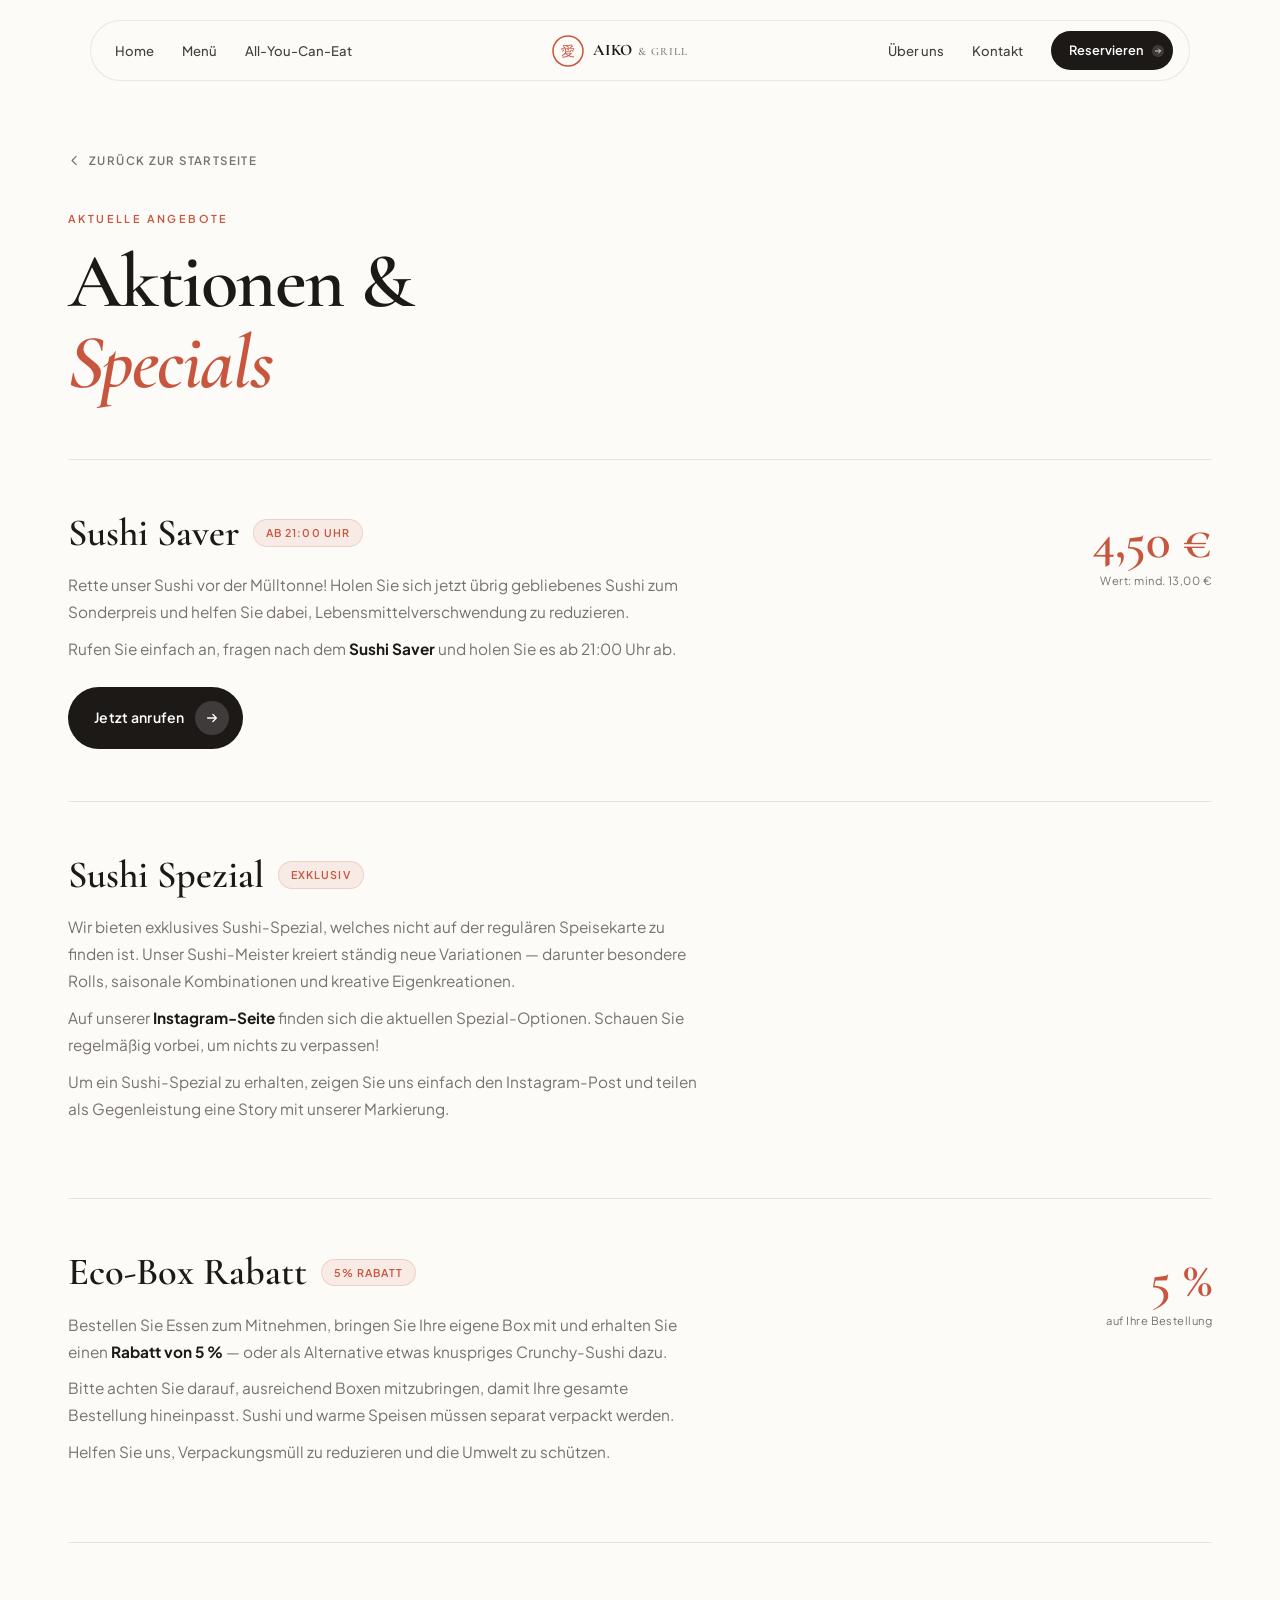
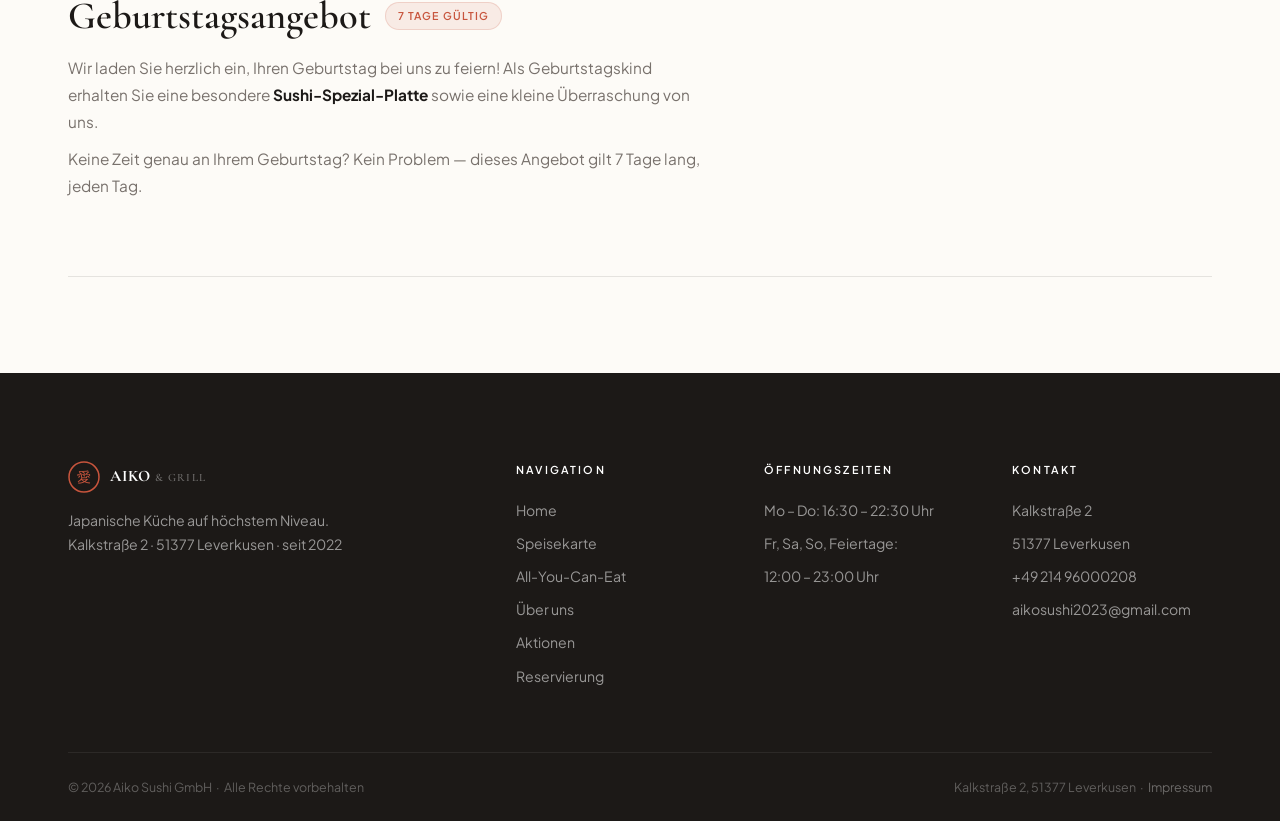
<file: aktionen.html>
<!DOCTYPE html>
<html lang="de">
<head>
  <meta charset="UTF-8" />
  <meta name="viewport" content="width=device-width, initial-scale=1.0" />
  <title>Aktionen &amp; Specials – Aiko Sushi &amp; Grill</title>
  <link rel="stylesheet" href="style.css" />
  <link rel="preconnect" href="https://fonts.googleapis.com" />
  <link rel="preconnect" href="https://fonts.gstatic.com" crossorigin />
  <link href="https://fonts.googleapis.com/css2?family=Cormorant+Garamond:ital,wght@0,300;0,400;0,600;0,700;1,300;1,400;1,600&family=Plus+Jakarta+Sans:wght@300;400;500;600&display=swap" rel="stylesheet" />
</head>
<body>

  <!-- NAV -->
  <header class="nav-wrap" id="nav-wrap">
    <nav class="nav-pill" id="nav-pill">
      <ul class="nav-left">
        <li><a href="index.html" class="nl">Home</a></li>
        <li><a href="index.html#menu" class="nl">Menü</a></li>
        <li><a href="index.html#ayce" class="nl">All-You-Can-Eat</a></li>
      </ul>
      <a href="index.html" class="nav-logo" aria-label="Aiko Sushi Startseite">
        <svg class="logo-icon" viewBox="0 0 32 32" fill="none" aria-hidden="true">
          <circle cx="16" cy="16" r="15" stroke="currentColor" stroke-width="1.5"/>
          <text x="16" y="21" text-anchor="middle" font-size="14" fill="currentColor" font-family="serif">愛</text>
        </svg>
        <span class="logo-name">AIKO<span class="logo-amp"> &amp; GRILL</span></span>
      </a>
      <ul class="nav-right">
        <li><a href="ueber-uns.html" class="nl">Über uns</a></li>
        <li><a href="index.html#contact" class="nl">Kontakt</a></li>
        <li><a href="index.html#reservation" class="nav-cta">
          <span>Reservieren</span>
          <svg viewBox="0 0 16 16" fill="none" aria-hidden="true"><path d="M3 8h10M9 4l4 4-4 4" stroke="currentColor" stroke-width="1.5" stroke-linecap="round" stroke-linejoin="round"/></svg>
        </a></li>
      </ul>
      <button class="hamburger" id="hamburger" aria-label="Menü öffnen" aria-expanded="false">
        <span></span><span></span>
      </button>
    </nav>
  </header>

  <!-- Mobile Overlay -->
  <div class="mobile-overlay" id="mobile-overlay" aria-hidden="true">
    <nav class="mobile-nav">
      <a href="index.html"             class="mn-link" data-delay="0">Home</a>
      <a href="index.html#menu"        class="mn-link" data-delay="1">Menü</a>
      <a href="index.html#ayce"        class="mn-link" data-delay="2">All-You-Can-Eat</a>
      <a href="ueber-uns.html"         class="mn-link" data-delay="3">Über uns</a>
      <a href="aktionen.html"          class="mn-link" data-delay="4">Aktionen</a>
      <a href="index.html#contact"     class="mn-link" data-delay="5">Kontakt</a>
      <a href="index.html#reservation" class="mn-link mn-cta" data-delay="6">Tisch reservieren</a>
    </nav>
  </div>

  <!-- CONTENT -->
  <main>
    <section class="aktionen-section">
      <div class="c">

        <a href="index.html" class="back-link">
          <svg viewBox="0 0 16 16" fill="none" aria-hidden="true"><path d="M10 3L5 8l5 5" stroke="currentColor" stroke-width="1.5" stroke-linecap="round" stroke-linejoin="round"/></svg>
          Zurück zur Startseite
        </a>

        <p class="eyebrow">Aktuelle Angebote</p>
        <h1 class="subpage-h1">Aktionen &amp;<br /><em style="font-style:italic; color:var(--accent)">Specials</em></h1>

        <div class="promo-list">

          <!-- SUSHI SAVER -->
          <div class="promo-item reveal" style="--d:0">
            <div class="promo-item-body">
              <div class="promo-header">
                <h2 class="promo-title">Sushi Saver</h2>
                <span class="promo-badge">Ab 21:00 Uhr</span>
              </div>
              <div class="promo-text">
                <p>Rette unser Sushi vor der Mülltonne! Holen Sie sich jetzt übrig gebliebenes Sushi zum Sonderpreis und helfen Sie dabei, Lebensmittelverschwendung zu reduzieren.</p>
                <p>Rufen Sie einfach an, fragen nach dem <strong style="color:var(--dark)">Sushi Saver</strong> und holen Sie es ab 21:00 Uhr ab.</p>
              </div>
              <a href="tel:+4921496000208" class="btn-primary">
                <span>Jetzt anrufen</span>
                <span class="btn-arrow">
                  <svg viewBox="0 0 16 16" fill="none" aria-hidden="true"><path d="M3 8h10M9 4l4 4-4 4" stroke="currentColor" stroke-width="1.5" stroke-linecap="round" stroke-linejoin="round"/></svg>
                </span>
              </a>
            </div>
            <div class="promo-price-wrap">
              <span class="promo-price-big">4,50 €</span>
              <span class="promo-price-sub">Wert: mind. 13,00 €</span>
            </div>
          </div>

          <!-- SUSHI SPEZIAL -->
          <div class="promo-item reveal" style="--d:1">
            <div class="promo-item-body">
              <div class="promo-header">
                <h2 class="promo-title">Sushi Spezial</h2>
                <span class="promo-badge">Exklusiv</span>
              </div>
              <div class="promo-text">
                <p>Wir bieten exklusives Sushi-Spezial, welches nicht auf der regulären Speisekarte zu finden ist. Unser Sushi-Meister kreiert ständig neue Variationen — darunter besondere Rolls, saisonale Kombinationen und kreative Eigenkreationen.</p>
                <p>Auf unserer <strong style="color:var(--dark)">Instagram-Seite</strong> finden sich die aktuellen Spezial-Optionen. Schauen Sie regelmäßig vorbei, um nichts zu verpassen!</p>
                <p>Um ein Sushi-Spezial zu erhalten, zeigen Sie uns einfach den Instagram-Post und teilen als Gegenleistung eine Story mit unserer Markierung.</p>
              </div>
            </div>
          </div>

          <!-- ECO-BOX -->
          <div class="promo-item reveal" style="--d:2">
            <div class="promo-item-body">
              <div class="promo-header">
                <h2 class="promo-title">Eco-Box Rabatt</h2>
                <span class="promo-badge">5% Rabatt</span>
              </div>
              <div class="promo-text">
                <p>Bestellen Sie Essen zum Mitnehmen, bringen Sie Ihre eigene Box mit und erhalten Sie einen <strong style="color:var(--dark)">Rabatt von 5 %</strong> — oder als Alternative etwas knuspriges Crunchy-Sushi dazu.</p>
                <p>Bitte achten Sie darauf, ausreichend Boxen mitzubringen, damit Ihre gesamte Bestellung hineinpasst. Sushi und warme Speisen müssen separat verpackt werden.</p>
                <p>Helfen Sie uns, Verpackungsmüll zu reduzieren und die Umwelt zu schützen.</p>
              </div>
            </div>
            <div class="promo-price-wrap">
              <span class="promo-price-big">5 %</span>
              <span class="promo-price-sub">auf Ihre Bestellung</span>
            </div>
          </div>

          <!-- GEBURTSTAG -->
          <div class="promo-item reveal" style="--d:3">
            <div class="promo-item-body">
              <div class="promo-header">
                <h2 class="promo-title">Geburtstags&shy;angebot</h2>
                <span class="promo-badge">7 Tage gültig</span>
              </div>
              <div class="promo-text">
                <p>Wir laden Sie herzlich ein, Ihren Geburtstag bei uns zu feiern! Als Geburtstagskind erhalten Sie eine besondere <strong style="color:var(--dark)">Sushi-Spezial-Platte</strong> sowie eine kleine Überraschung von uns.</p>
                <p>Keine Zeit genau an Ihrem Geburtstag? Kein Problem — dieses Angebot gilt 7 Tage lang, jeden Tag.</p>
              </div>
            </div>
          </div>

        </div><!-- /promo-list -->
      </div>
    </section>
  </main>

  <!-- FOOTER -->
  <footer class="footer">
    <div class="c">
      <div class="footer-top">
        <div class="footer-brand">
          <a href="index.html" class="footer-logo" aria-label="Aiko Sushi – zur Startseite">
            <svg class="logo-icon" viewBox="0 0 32 32" fill="none" aria-hidden="true">
              <circle cx="16" cy="16" r="15" stroke="currentColor" stroke-width="1.5"/>
              <text x="16" y="21" text-anchor="middle" font-size="14" fill="currentColor" font-family="serif">愛</text>
            </svg>
            <span class="logo-name">AIKO<span class="logo-amp"> &amp; GRILL</span></span>
          </a>
          <p>Japanische Küche auf höchstem Niveau.<br />Kalkstraße 2 · 51377 Leverkusen · seit 2022</p>
        </div>

        <div class="footer-col">
          <h4>Navigation</h4>
          <ul>
            <li><a href="index.html">Home</a></li>
            <li><a href="index.html#menu">Speisekarte</a></li>
            <li><a href="index.html#ayce">All-You-Can-Eat</a></li>
            <li><a href="ueber-uns.html">Über uns</a></li>
            <li><a href="aktionen.html">Aktionen</a></li>
            <li><a href="index.html#reservation">Reservierung</a></li>
          </ul>
        </div>

        <div class="footer-col">
          <h4>Öffnungszeiten</h4>
          <ul>
            <li>Mo – Do: 16:30 – 22:30 Uhr</li>
            <li>Fr, Sa, So, Feiertage:</li>
            <li>12:00 – 23:00 Uhr</li>
          </ul>
        </div>

        <div class="footer-col">
          <h4>Kontakt</h4>
          <ul>
            <li>Kalkstraße 2</li>
            <li>51377 Leverkusen</li>
            <li><a href="tel:+4921496000208">+49 214 96000208</a></li>
            <li><a href="mailto:aikosushi2023@gmail.com">aikosushi2023@gmail.com</a></li>
          </ul>
        </div>
      </div>

      <div class="footer-bottom">
        <p>© 2026 Aiko Sushi GmbH &nbsp;·&nbsp; Alle Rechte vorbehalten</p>
        <p>Kalkstraße 2, 51377 Leverkusen &nbsp;·&nbsp; <a href="impressum.html" class="footer-imp">Impressum</a></p>
      </div>
    </div>
  </footer>

  <script>
    const pill = document.getElementById('nav-pill');
    window.addEventListener('scroll', () => {
      pill.classList.toggle('scrolled', window.scrollY > 60);
    }, { passive: true });

    const ham     = document.getElementById('hamburger');
    const overlay = document.getElementById('mobile-overlay');
    const mnLinks = document.querySelectorAll('.mn-link');

    function toggleMenu(open) {
      const isOpen = open ?? !overlay.classList.contains('open');
      overlay.classList.toggle('open', isOpen);
      ham.classList.toggle('open', isOpen);
      ham.setAttribute('aria-expanded', isOpen);
      overlay.setAttribute('aria-hidden', !isOpen);
      document.body.style.overflow = isOpen ? 'hidden' : '';
    }

    ham.addEventListener('click', () => toggleMenu());
    mnLinks.forEach(l => l.addEventListener('click', () => toggleMenu(false)));

    const revealEls = document.querySelectorAll('.reveal');
    revealEls.forEach(el => {
      const rect = el.getBoundingClientRect();
      if (rect.top > window.innerHeight - 40) {
        el.classList.add('will-animate');
      } else {
        el.classList.add('in-view');
      }
    });
    const io = new IntersectionObserver((entries) => {
      entries.forEach(en => {
        if (en.isIntersecting && en.target.classList.contains('will-animate')) {
          en.target.classList.remove('will-animate');
          en.target.classList.add('in-view');
          io.unobserve(en.target);
        }
      });
    }, { threshold: 0.08 });
    revealEls.forEach(el => { if (el.classList.contains('will-animate')) io.observe(el); });

    document.querySelectorAll('.btn-primary').forEach(b => {
      b.addEventListener('mousedown', () => b.style.transform = 'scale(0.97)');
      b.addEventListener('mouseup',   () => b.style.transform = '');
      b.addEventListener('mouseleave',() => b.style.transform = '');
    });
  </script>
</body>
</html>
</file>
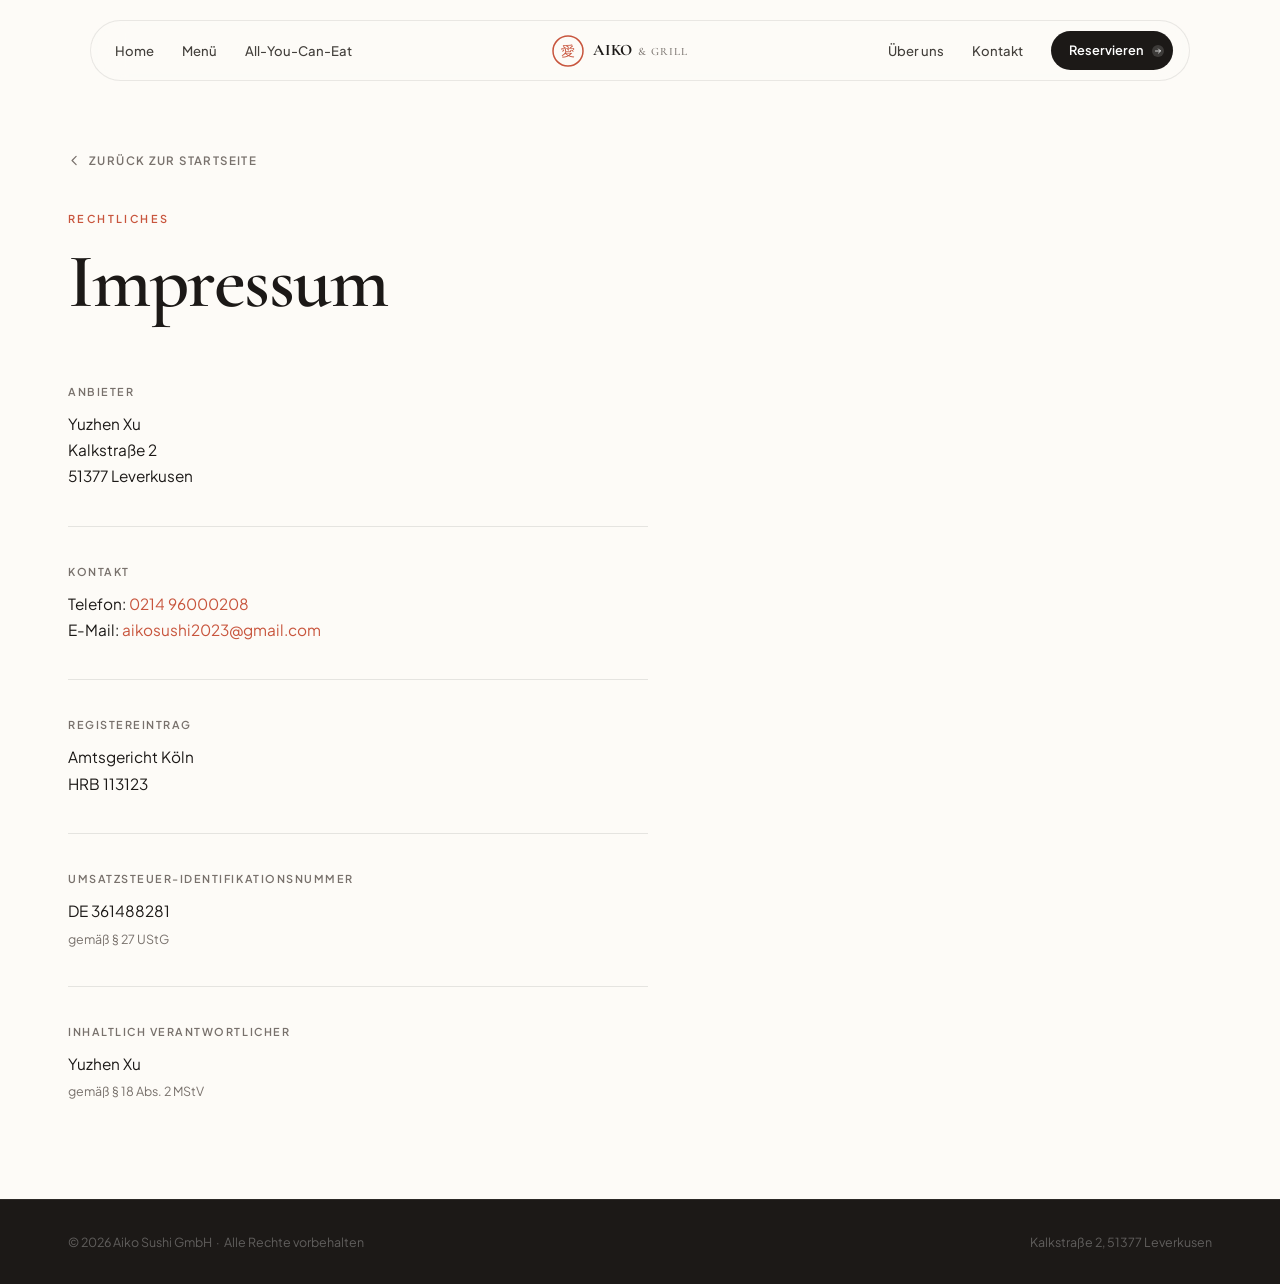
<file: impressum.html>
<!DOCTYPE html>
<html lang="de">
<head>
  <meta charset="UTF-8" />
  <meta name="viewport" content="width=device-width, initial-scale=1.0" />
  <title>Impressum – Aiko Sushi &amp; Grill</title>
  <link rel="stylesheet" href="style.css" />
  <link rel="preconnect" href="https://fonts.googleapis.com" />
  <link rel="preconnect" href="https://fonts.gstatic.com" crossorigin />
  <link href="https://fonts.googleapis.com/css2?family=Cormorant+Garamond:ital,wght@0,300;0,400;0,600;0,700;1,300;1,400;1,600&family=Plus+Jakarta+Sans:wght@300;400;500;600&display=swap" rel="stylesheet" />
</head>
<body>

  <!-- NAV -->
  <header class="nav-wrap" id="nav-wrap">
    <nav class="nav-pill" id="nav-pill">
      <ul class="nav-left">
        <li><a href="index.html" class="nl">Home</a></li>
        <li><a href="index.html#menu" class="nl">Menü</a></li>
        <li><a href="index.html#ayce" class="nl">All-You-Can-Eat</a></li>
      </ul>
      <a href="index.html" class="nav-logo" aria-label="Aiko Sushi Startseite">
        <svg class="logo-icon" viewBox="0 0 32 32" fill="none" aria-hidden="true">
          <circle cx="16" cy="16" r="15" stroke="currentColor" stroke-width="1.5"/>
          <text x="16" y="21" text-anchor="middle" font-size="14" fill="currentColor" font-family="serif">愛</text>
        </svg>
        <span class="logo-name">AIKO<span class="logo-amp"> &amp; GRILL</span></span>
      </a>
      <ul class="nav-right">
        <li><a href="ueber-uns.html" class="nl">Über uns</a></li>
        <li><a href="index.html#contact" class="nl">Kontakt</a></li>
        <li><a href="index.html#reservation" class="nav-cta">
          <span>Reservieren</span>
          <svg viewBox="0 0 16 16" fill="none" aria-hidden="true"><path d="M3 8h10M9 4l4 4-4 4" stroke="currentColor" stroke-width="1.5" stroke-linecap="round" stroke-linejoin="round"/></svg>
        </a></li>
      </ul>
      <button class="hamburger" id="hamburger" aria-label="Menü öffnen" aria-expanded="false">
        <span></span><span></span>
      </button>
    </nav>
  </header>

  <!-- Mobile Overlay -->
  <div class="mobile-overlay" id="mobile-overlay" aria-hidden="true">
    <nav class="mobile-nav">
      <a href="index.html"             class="mn-link" data-delay="0">Home</a>
      <a href="index.html#menu"        class="mn-link" data-delay="1">Menü</a>
      <a href="index.html#ayce"        class="mn-link" data-delay="2">All-You-Can-Eat</a>
      <a href="ueber-uns.html"         class="mn-link" data-delay="3">Über uns</a>
      <a href="aktionen.html"          class="mn-link" data-delay="4">Aktionen</a>
      <a href="index.html#contact"     class="mn-link" data-delay="5">Kontakt</a>
      <a href="index.html#reservation" class="mn-link mn-cta" data-delay="6">Tisch reservieren</a>
    </nav>
  </div>

  <!-- CONTENT -->
  <main>
    <section class="legal-section">
      <div class="c">

        <a href="index.html" class="back-link">
          <svg viewBox="0 0 16 16" fill="none" aria-hidden="true"><path d="M10 3L5 8l5 5" stroke="currentColor" stroke-width="1.5" stroke-linecap="round" stroke-linejoin="round"/></svg>
          Zurück zur Startseite
        </a>

        <p class="eyebrow">Rechtliches</p>
        <h1 class="subpage-h1">Impressum</h1>

        <div class="legal-content">

          <div class="legal-block">
            <h2>Anbieter</h2>
            <address>
              Yuzhen Xu<br />
              Kalkstraße 2<br />
              51377 Leverkusen
            </address>
          </div>

          <div class="legal-block">
            <h2>Kontakt</h2>
            <p>
              Telefon: <a href="tel:+4921496000208">0214 96000208</a><br />
              E-Mail: <a href="mailto:aikosushi2023@gmail.com">aikosushi2023@gmail.com</a>
            </p>
          </div>

          <div class="legal-block">
            <h2>Registereintrag</h2>
            <p>
              Amtsgericht Köln<br />
              HRB 113123
            </p>
          </div>

          <div class="legal-block">
            <h2>Umsatzsteuer-Identifikationsnummer</h2>
            <p>
              DE 361488281
              <span class="legal-note">gemäß § 27 UStG</span>
            </p>
          </div>

          <div class="legal-block">
            <h2>Inhaltlich Verantwortlicher</h2>
            <p>
              Yuzhen Xu
              <span class="legal-note">gemäß § 18 Abs. 2 MStV</span>
            </p>
          </div>

        </div>
      </div>
    </section>
  </main>

  <footer class="footer subpage-mini-footer">
    <div class="c">
      <div class="footer-bottom">
        <p>© 2026 Aiko Sushi GmbH &nbsp;·&nbsp; Alle Rechte vorbehalten</p>
        <p>Kalkstraße 2, 51377 Leverkusen</p>
      </div>
    </div>
  </footer>

  <script>
    const pill = document.getElementById('nav-pill');
    window.addEventListener('scroll', () => {
      pill.classList.toggle('scrolled', window.scrollY > 60);
    }, { passive: true });

    const ham     = document.getElementById('hamburger');
    const overlay = document.getElementById('mobile-overlay');
    const mnLinks = document.querySelectorAll('.mn-link');

    function toggleMenu(open) {
      const isOpen = open ?? !overlay.classList.contains('open');
      overlay.classList.toggle('open', isOpen);
      ham.classList.toggle('open', isOpen);
      ham.setAttribute('aria-expanded', isOpen);
      overlay.setAttribute('aria-hidden', !isOpen);
      document.body.style.overflow = isOpen ? 'hidden' : '';
    }

    ham.addEventListener('click', () => toggleMenu());
    mnLinks.forEach(l => l.addEventListener('click', () => toggleMenu(false)));
  </script>
</body>
</html>
</file>
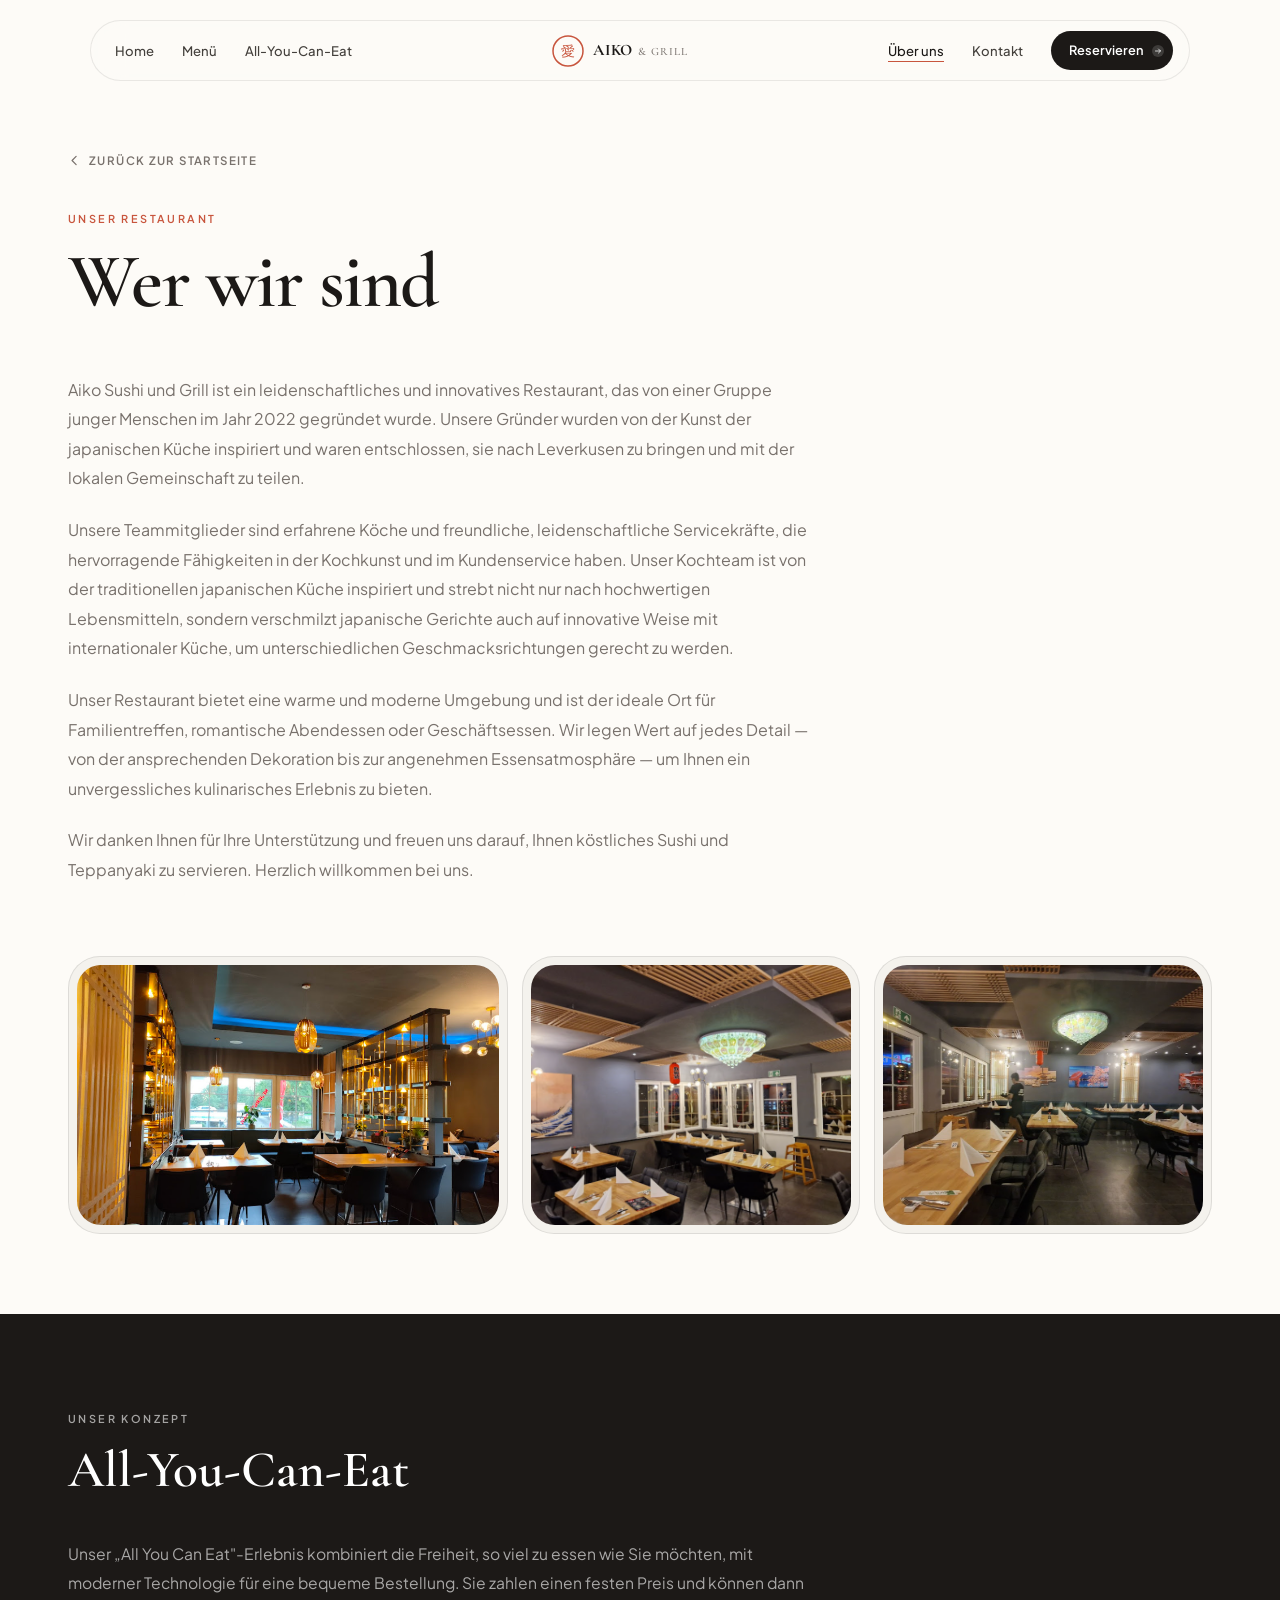
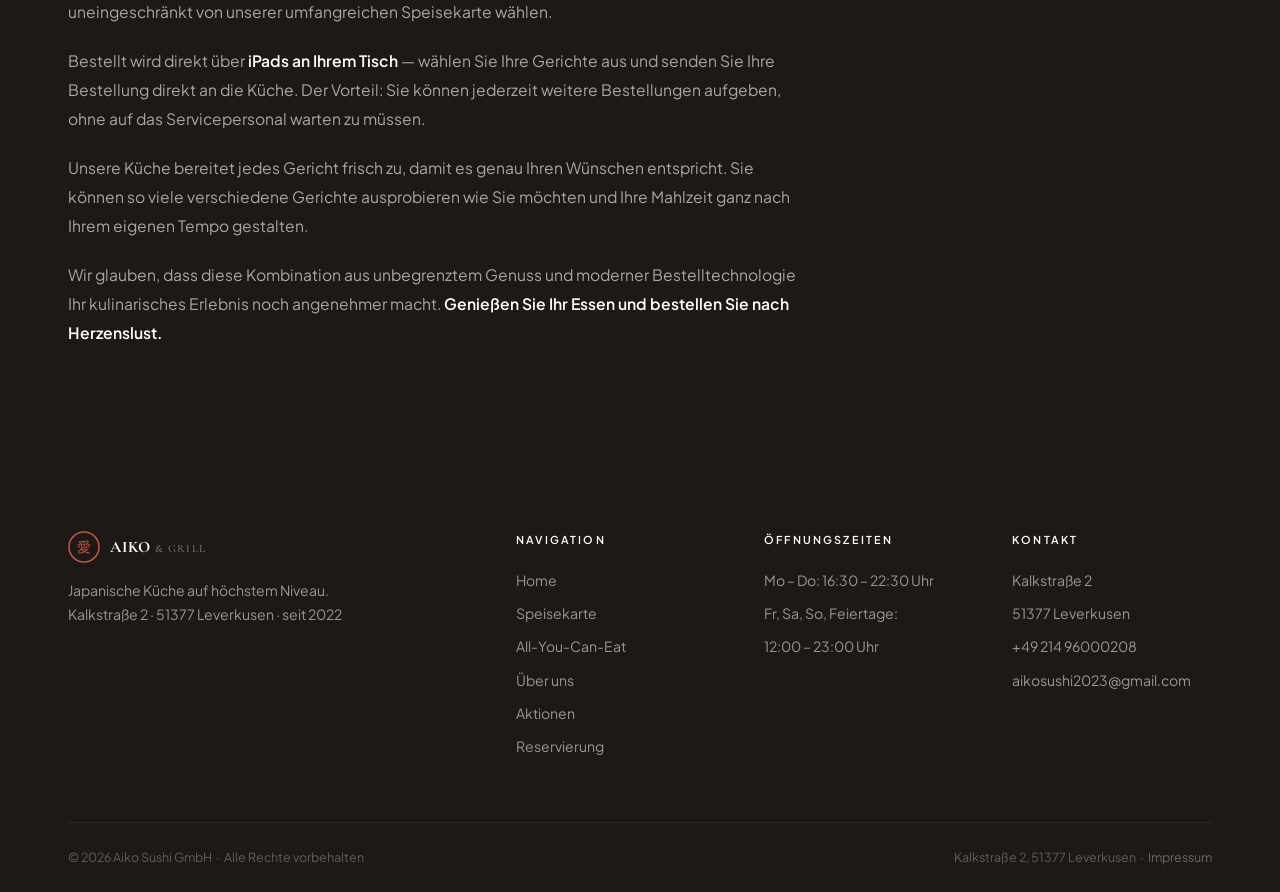
<file: ueber-uns.html>
<!DOCTYPE html>
<html lang="de">
<head>
  <meta charset="UTF-8" />
  <meta name="viewport" content="width=device-width, initial-scale=1.0" />
  <title>Über uns – Aiko Sushi &amp; Grill</title>
  <link rel="stylesheet" href="style.css" />
  <link rel="preconnect" href="https://fonts.googleapis.com" />
  <link rel="preconnect" href="https://fonts.gstatic.com" crossorigin />
  <link href="https://fonts.googleapis.com/css2?family=Cormorant+Garamond:ital,wght@0,300;0,400;0,600;0,700;1,300;1,400;1,600&family=Plus+Jakarta+Sans:wght@300;400;500;600&display=swap" rel="stylesheet" />
</head>
<body>

  <!-- NAV -->
  <header class="nav-wrap" id="nav-wrap">
    <nav class="nav-pill" id="nav-pill">
      <ul class="nav-left">
        <li><a href="index.html" class="nl">Home</a></li>
        <li><a href="index.html#menu" class="nl">Menü</a></li>
        <li><a href="index.html#ayce" class="nl">All-You-Can-Eat</a></li>
      </ul>
      <a href="index.html" class="nav-logo" aria-label="Aiko Sushi Startseite">
        <svg class="logo-icon" viewBox="0 0 32 32" fill="none" aria-hidden="true">
          <circle cx="16" cy="16" r="15" stroke="currentColor" stroke-width="1.5"/>
          <text x="16" y="21" text-anchor="middle" font-size="14" fill="currentColor" font-family="serif">愛</text>
        </svg>
        <span class="logo-name">AIKO<span class="logo-amp"> &amp; GRILL</span></span>
      </a>
      <ul class="nav-right">
        <li><a href="ueber-uns.html" class="nl active">Über uns</a></li>
        <li><a href="index.html#contact" class="nl">Kontakt</a></li>
        <li><a href="index.html#reservation" class="nav-cta">
          <span>Reservieren</span>
          <svg viewBox="0 0 16 16" fill="none" aria-hidden="true"><path d="M3 8h10M9 4l4 4-4 4" stroke="currentColor" stroke-width="1.5" stroke-linecap="round" stroke-linejoin="round"/></svg>
        </a></li>
      </ul>
      <button class="hamburger" id="hamburger" aria-label="Menü öffnen" aria-expanded="false">
        <span></span><span></span>
      </button>
    </nav>
  </header>

  <!-- Mobile Overlay -->
  <div class="mobile-overlay" id="mobile-overlay" aria-hidden="true">
    <nav class="mobile-nav">
      <a href="index.html"             class="mn-link" data-delay="0">Home</a>
      <a href="index.html#menu"        class="mn-link" data-delay="1">Menü</a>
      <a href="index.html#ayce"        class="mn-link" data-delay="2">All-You-Can-Eat</a>
      <a href="ueber-uns.html"         class="mn-link" data-delay="3">Über uns</a>
      <a href="aktionen.html"          class="mn-link" data-delay="4">Aktionen</a>
      <a href="index.html#contact"     class="mn-link" data-delay="5">Kontakt</a>
      <a href="index.html#reservation" class="mn-link mn-cta" data-delay="6">Tisch reservieren</a>
    </nav>
  </div>

  <!-- PAGE INTRO -->
  <section class="about-sub-intro">
    <div class="c">

      <a href="index.html" class="back-link">
        <svg viewBox="0 0 16 16" fill="none" aria-hidden="true"><path d="M10 3L5 8l5 5" stroke="currentColor" stroke-width="1.5" stroke-linecap="round" stroke-linejoin="round"/></svg>
        Zurück zur Startseite
      </a>

      <p class="eyebrow">Unser Restaurant</p>
      <h1 class="subpage-h1">Wer wir sind</h1>

      <div class="about-sub-text">
        <p>
          Aiko Sushi und Grill ist ein leidenschaftliches und innovatives Restaurant, das von einer Gruppe junger Menschen im Jahr 2022 gegründet wurde. Unsere Gründer wurden von der Kunst der japanischen Küche inspiriert und waren entschlossen, sie nach Leverkusen zu bringen und mit der lokalen Gemeinschaft zu teilen.
        </p>
        <p>
          Unsere Teammitglieder sind erfahrene Köche und freundliche, leidenschaftliche Servicekräfte, die hervorragende Fähigkeiten in der Kochkunst und im Kundenservice haben. Unser Kochteam ist von der traditionellen japanischen Küche inspiriert und strebt nicht nur nach hochwertigen Lebensmitteln, sondern verschmilzt japanische Gerichte auch auf innovative Weise mit internationaler Küche, um unterschiedlichen Geschmacksrichtungen gerecht zu werden.
        </p>
        <p>
          Unser Restaurant bietet eine warme und moderne Umgebung und ist der ideale Ort für Familientreffen, romantische Abendessen oder Geschäftsessen. Wir legen Wert auf jedes Detail — von der ansprechenden Dekoration bis zur angenehmen Essensatmosphäre — um Ihnen ein unvergessliches kulinarisches Erlebnis zu bieten.
        </p>
        <p>
          Wir danken Ihnen für Ihre Unterstützung und freuen uns darauf, Ihnen köstliches Sushi und Teppanyaki zu servieren. Herzlich willkommen bei uns.
        </p>
      </div>

    </div>
  </section>

  <!-- PHOTO GALLERY -->
  <section class="about-sub-imgs">
    <div class="c">
      <div class="about-sub-imgs-grid">
        <div class="sp-wide bezel">
          <div class="bezel-inner">
            <img src="Bilder/Bildschirmfoto 2026-05-13 um 19.30.27.png" alt="Restaurant Ambiente Aiko Sushi" />
          </div>
        </div>
        <div class="bezel">
          <div class="bezel-inner">
            <img src="Bilder/Bildschirmfoto 2026-05-13 um 19.30.38.png" alt="Modernes Interieur" />
          </div>
        </div>
        <div class="bezel">
          <div class="bezel-inner">
            <img src="Bilder/Bildschirmfoto 2026-05-13 um 19.30.53.png" alt="Restaurant Innenraum" />
          </div>
        </div>
      </div>
    </div>
  </section>

  <!-- AYCE CONCEPT -->
  <section class="ayce-sub">
    <div class="c">
      <div class="ayce-sub-inner">

        <p class="eyebrow light">Unser Konzept</p>
        <h2 class="subpage-h2 light">All-You-Can-Eat</h2>

        <div class="ayce-sub-text">
          <p>
            Unser „All You Can Eat"-Erlebnis kombiniert die Freiheit, so viel zu essen wie Sie möchten, mit moderner Technologie für eine bequeme Bestellung. Sie zahlen einen festen Preis und können dann uneingeschränkt von unserer umfangreichen Speisekarte wählen.
          </p>
          <p>
            Bestellt wird direkt über <strong>iPads an Ihrem Tisch</strong> — wählen Sie Ihre Gerichte aus und senden Sie Ihre Bestellung direkt an die Küche. Der Vorteil: Sie können jederzeit weitere Bestellungen aufgeben, ohne auf das Servicepersonal warten zu müssen.
          </p>
          <p>
            Unsere Küche bereitet jedes Gericht frisch zu, damit es genau Ihren Wünschen entspricht. Sie können so viele verschiedene Gerichte ausprobieren wie Sie möchten und Ihre Mahlzeit ganz nach Ihrem eigenen Tempo gestalten.
          </p>
          <p>
            Wir glauben, dass diese Kombination aus unbegrenztem Genuss und moderner Bestelltechnologie Ihr kulinarisches Erlebnis noch angenehmer macht. <strong>Genießen Sie Ihr Essen und bestellen Sie nach Herzenslust.</strong>
          </p>
        </div>

      </div>
    </div>
  </section>

  <!-- FOOTER -->
  <footer class="footer">
    <div class="c">
      <div class="footer-top">
        <div class="footer-brand">
          <a href="index.html" class="footer-logo" aria-label="Aiko Sushi – zur Startseite">
            <svg class="logo-icon" viewBox="0 0 32 32" fill="none" aria-hidden="true">
              <circle cx="16" cy="16" r="15" stroke="currentColor" stroke-width="1.5"/>
              <text x="16" y="21" text-anchor="middle" font-size="14" fill="currentColor" font-family="serif">愛</text>
            </svg>
            <span class="logo-name">AIKO<span class="logo-amp"> &amp; GRILL</span></span>
          </a>
          <p>Japanische Küche auf höchstem Niveau.<br />Kalkstraße 2 · 51377 Leverkusen · seit 2022</p>
        </div>

        <div class="footer-col">
          <h4>Navigation</h4>
          <ul>
            <li><a href="index.html">Home</a></li>
            <li><a href="index.html#menu">Speisekarte</a></li>
            <li><a href="index.html#ayce">All-You-Can-Eat</a></li>
            <li><a href="ueber-uns.html">Über uns</a></li>
            <li><a href="aktionen.html">Aktionen</a></li>
            <li><a href="index.html#reservation">Reservierung</a></li>
          </ul>
        </div>

        <div class="footer-col">
          <h4>Öffnungszeiten</h4>
          <ul>
            <li>Mo – Do: 16:30 – 22:30 Uhr</li>
            <li>Fr, Sa, So, Feiertage:</li>
            <li>12:00 – 23:00 Uhr</li>
          </ul>
        </div>

        <div class="footer-col">
          <h4>Kontakt</h4>
          <ul>
            <li>Kalkstraße 2</li>
            <li>51377 Leverkusen</li>
            <li><a href="tel:+4921496000208">+49 214 96000208</a></li>
            <li><a href="mailto:aikosushi2023@gmail.com">aikosushi2023@gmail.com</a></li>
          </ul>
        </div>
      </div>

      <div class="footer-bottom">
        <p>© 2026 Aiko Sushi GmbH &nbsp;·&nbsp; Alle Rechte vorbehalten</p>
        <p>Kalkstraße 2, 51377 Leverkusen &nbsp;·&nbsp; <a href="impressum.html" class="footer-imp">Impressum</a></p>
      </div>
    </div>
  </footer>

  <script>
    const pill = document.getElementById('nav-pill');
    window.addEventListener('scroll', () => {
      pill.classList.toggle('scrolled', window.scrollY > 60);
    }, { passive: true });

    const ham     = document.getElementById('hamburger');
    const overlay = document.getElementById('mobile-overlay');
    const mnLinks = document.querySelectorAll('.mn-link');

    function toggleMenu(open) {
      const isOpen = open ?? !overlay.classList.contains('open');
      overlay.classList.toggle('open', isOpen);
      ham.classList.toggle('open', isOpen);
      ham.setAttribute('aria-expanded', isOpen);
      overlay.setAttribute('aria-hidden', !isOpen);
      document.body.style.overflow = isOpen ? 'hidden' : '';
    }

    ham.addEventListener('click', () => toggleMenu());
    mnLinks.forEach(l => l.addEventListener('click', () => toggleMenu(false)));

    const revealEls = document.querySelectorAll('.reveal');
    revealEls.forEach(el => {
      const rect = el.getBoundingClientRect();
      if (rect.top > window.innerHeight - 40) {
        el.classList.add('will-animate');
      } else {
        el.classList.add('in-view');
      }
    });
    const io = new IntersectionObserver((entries) => {
      entries.forEach(en => {
        if (en.isIntersecting && en.target.classList.contains('will-animate')) {
          en.target.classList.remove('will-animate');
          en.target.classList.add('in-view');
          io.unobserve(en.target);
        }
      });
    }, { threshold: 0.08 });
    revealEls.forEach(el => { if (el.classList.contains('will-animate')) io.observe(el); });
  </script>
</body>
</html>
</file>
<file: style.css>
/* ══════════════════════════════════════════════════════
   AIKO SUSHI & GRILL — Premium CSS
   Skills applied: emil-design-eng · high-end-visual-design · design-taste-frontend
   ══════════════════════════════════════════════════════ */

/* ── Custom easing (Emil Kowalski) ── */
:root {
  --ease-out:    cubic-bezier(0.23, 1, 0.32, 1);
  --ease-inout:  cubic-bezier(0.77, 0, 0.175, 1);
  --ease-drawer: cubic-bezier(0.32, 0.72, 0, 1);

  /* Editorial Luxury palette (high-end-visual-design → Archetype 2) */
  --cream:   #FDFBF7;
  --cream-2: #F5F0E8;
  --dark:    #1C1917;   /* warm off-black — never pure #000 */
  --mid:     #44403C;
  --muted:   #78716C;
  --line:    rgba(28,25,23,.10);
  --accent:  #C8553D;   /* muted coral, saturation < 80% */
  --accent2: #D4A853;   /* warm gold */
  --white:   #FFFFFF;

  --r-lg: 24px;
  --r-xl: 32px;

  /* Fonts: banned Inter → Cormorant Garamond + Plus Jakarta Sans */
  --serif: 'Cormorant Garamond', Georgia, serif;
  --sans:  'Plus Jakarta Sans', system-ui, sans-serif;
}

*, *::before, *::after { box-sizing: border-box; margin: 0; padding: 0; }
html  { scroll-behavior: smooth; }
body  { font-family: var(--sans); background: var(--cream); color: var(--dark); line-height: 1.65; overflow-x: hidden; }
img   { display: block; width: 100%; height: 100%; object-fit: cover; }
a     { text-decoration: none; color: inherit; }
ul    { list-style: none; }
svg   { flex-shrink: 0; }

/* ── Container ── */
.c { max-width: 1200px; margin: 0 auto; padding: 0 28px; }

/* ── Eyebrow ── */
.eyebrow {
  display: block;
  font-size: .68rem;
  font-weight: 600;
  letter-spacing: .22em;
  text-transform: uppercase;
  color: var(--accent);
  margin-bottom: 14px;
}
.eyebrow.light { color: rgba(255,255,255,.6); }

/* ── Section heading ── */
.h2 {
  font-family: var(--serif);
  font-size: clamp(2.4rem, 5vw, 3.8rem);
  font-weight: 600;
  line-height: 1.1;
  letter-spacing: -.01em;
  color: var(--dark);
  margin-bottom: 28px;
}
.h2.light { color: var(--white); }
.h2 em    { font-style: italic; color: var(--accent); }

/* ── Double-Bezel (high-end-visual-design §4A) ── */
.bezel {
  background: rgba(28,25,23,.04);
  border: 1px solid var(--line);
  border-radius: var(--r-xl);
  padding: 8px;
}
.bezel-inner {
  border-radius: calc(var(--r-xl) - 8px);
  overflow: hidden;
  width: 100%;
  height: 100%;
  box-shadow: inset 0 1px 1px rgba(255,255,255,.25);
}

/* ── Buttons — Button-in-Button architecture ── */
.btn-primary {
  display: inline-flex;
  align-items: center;
  gap: 10px;
  background: var(--dark);
  color: var(--white);
  padding: 14px 14px 14px 26px;
  border-radius: 100px;
  font-size: .88rem;
  font-weight: 600;
  letter-spacing: .02em;
  transition: background 200ms var(--ease-out), transform 160ms var(--ease-out);
  cursor: pointer;
  border: none;
}
.btn-primary:hover { background: var(--mid); }
.btn-primary:active { transform: scale(0.97); }

.btn-primary.light { background: var(--accent); }
.btn-primary.light:hover { background: #b04432; }

.btn-arrow {
  display: flex;
  align-items: center;
  justify-content: center;
  width: 34px;
  height: 34px;
  border-radius: 50%;
  background: rgba(255,255,255,.15);
  flex-shrink: 0;
  transition: transform 200ms var(--ease-out), background 200ms;
}
.btn-primary:hover .btn-arrow { transform: translateX(2px) translateY(-1px); background: rgba(255,255,255,.22); }

.btn-arrow svg { width: 14px; height: 14px; }

.btn-ghost {
  display: inline-flex;
  align-items: center;
  gap: 8px;
  background: transparent;
  color: var(--dark);
  padding: 14px 26px;
  border-radius: 100px;
  font-size: .88rem;
  font-weight: 600;
  border: 1.5px solid rgba(28,25,23,.25);
  transition: border-color 200ms var(--ease-out), background 200ms var(--ease-out), color 200ms, transform 160ms;
}
.btn-ghost:hover { border-color: var(--dark); background: var(--dark); color: var(--white); }
.btn-ghost:active { transform: scale(0.97); }
.btn-ghost.dark { border-color: var(--dark); }

/* ── Scroll reveal ── */
.reveal {
  /* visible by default — JS adds animation class once in view */
}
.reveal.will-animate {
  opacity: 0;
  transform: translateY(20px);
}
.reveal.in-view {
  animation: revealUp 650ms var(--ease-out) both;
  animation-delay: calc(var(--d, 0) * 70ms);
}
@keyframes revealUp {
  from { opacity: 0; transform: translateY(20px); }
  to   { opacity: 1; transform: translateY(0); }
}

/* ── prefers-reduced-motion (Emil: accessibility) ── */
@media (prefers-reduced-motion: reduce) {
  .reveal.will-animate { opacity: 1; transform: none; }
  @keyframes revealUp { from { opacity: 1; transform: none; } }
  * { animation-duration: .01ms !important; transition-duration: .01ms !important; }
}

/* ══════════════════════════════════════════════════════
   NAVIGATION — Floating Pill (high-end-visual-design §5A)
   ══════════════════════════════════════════════════════ */
.nav-wrap {
  position: fixed;
  top: 0; left: 0; right: 0;
  z-index: 900;
  display: flex;
  justify-content: center;
  padding: 20px 28px;
  pointer-events: none;
}

.nav-pill {
  display: flex;
  align-items: center;
  justify-content: space-between;
  gap: 24px;
  width: 100%;
  max-width: 1100px;
  background: rgba(253,251,247,.72);
  backdrop-filter: blur(16px);
  -webkit-backdrop-filter: blur(16px);
  border: 1px solid rgba(28,25,23,.09);
  border-radius: 100px;
  padding: 10px 16px 10px 24px;
  pointer-events: all;
  transition:
    background   300ms var(--ease-out),
    box-shadow   300ms var(--ease-out),
    border-color 300ms var(--ease-out);
}
.nav-pill.scrolled {
  background: rgba(253,251,247,.92);
  box-shadow: 0 8px 40px rgba(28,25,23,.10);
}

.nav-left, .nav-right {
  display: flex;
  align-items: center;
  gap: 28px;
}
.nl {
  font-size: .82rem;
  font-weight: 500;
  color: var(--mid);
  position: relative;
  transition: color 180ms;
}
.nl::after {
  content: '';
  position: absolute;
  left: 0; bottom: -3px;
  height: 1.5px;
  width: 0;
  background: var(--accent);
  transition: width 250ms var(--ease-out);
}
.nl:hover, .nl.active { color: var(--dark); }
.nl:hover::after, .nl.active::after { width: 100%; }

.nav-logo {
  display: flex;
  align-items: center;
  gap: 9px;
  white-space: nowrap;
}
.logo-icon {
  width: 32px; height: 32px;
  color: var(--accent);
  flex-shrink: 0;
}
.logo-name {
  font-family: var(--serif);
  font-size: 1rem;
  font-weight: 700;
  letter-spacing: .06em;
  color: var(--dark);
  text-transform: uppercase;
}
.logo-amp {
  font-size: .7rem;
  letter-spacing: .1em;
  color: var(--muted);
  font-weight: 500;
}

.nav-cta {
  display: inline-flex;
  align-items: center;
  gap: 8px;
  background: var(--dark);
  color: var(--white);
  padding: 9px 9px 9px 18px;
  border-radius: 100px;
  font-size: .8rem;
  font-weight: 600;
  transition: background 200ms var(--ease-out), transform 160ms;
}
.nav-cta:hover { background: var(--mid); }
.nav-cta:active { transform: scale(0.97); }
.nav-cta svg { width: 12px; height: 12px; background: rgba(255,255,255,.15); border-radius: 50%; padding: 2px; }

/* Hamburger */
.hamburger { display: none; flex-direction: column; gap: 5px; cursor: pointer; background: none; border: none; padding: 6px; position: relative; width: 32px; }
.hamburger span {
  display: block;
  height: 1.5px;
  background: var(--dark);
  border-radius: 2px;
  transition: transform 300ms var(--ease-out), opacity 200ms;
}
.hamburger.open span:nth-child(1) { transform: translateY(6.5px) rotate(45deg); }
.hamburger.open span:nth-child(2) { transform: translateY(-6.5px) rotate(-45deg); }

/* Mobile overlay */
.mobile-overlay {
  position: fixed; inset: 0; z-index: 800;
  background: rgba(253,251,247,.97);
  backdrop-filter: blur(20px);
  display: flex;
  align-items: center;
  justify-content: center;
  opacity: 0;
  pointer-events: none;
  transform: scale(0.98);
  transition: opacity 300ms var(--ease-out), transform 300ms var(--ease-out);
}
.mobile-overlay.open { opacity: 1; pointer-events: all; transform: scale(1); }

.mobile-nav {
  display: flex;
  flex-direction: column;
  align-items: center;
  gap: 32px;
}
.mn-link {
  font-family: var(--serif);
  font-size: 2.4rem;
  font-weight: 600;
  color: var(--dark);
  opacity: 0;
  transform: translateY(16px);
  transition:
    opacity  300ms var(--ease-out),
    transform 300ms var(--ease-out),
    color 200ms;
}
.mobile-overlay.open .mn-link {
  opacity: 1;
  transform: translateY(0);
  transition-delay: calc(var(--delay, var(--d, 0)) * 60ms + 80ms);
}
.mn-link[data-delay="0"]  { --d: 0; }
.mn-link[data-delay="1"]  { --d: 1; }
.mn-link[data-delay="2"]  { --d: 2; }
.mn-link[data-delay="3"]  { --d: 3; }
.mn-link[data-delay="4"]  { --d: 4; }
.mn-link[data-delay="5"]  { --d: 5; }
.mn-link:hover { color: var(--accent); }
.mn-cta { color: var(--accent); }

/* ══════════════════════════════════════════════════════
   HERO — Editorial Split (1:1 reference adapted)
   ══════════════════════════════════════════════════════ */
.hero {
  min-height: 100dvh;   /* iOS-safe (design-taste-frontend rule) */
  background: var(--cream);
  display: flex;
  flex-direction: column;
  justify-content: center;
  padding-top: 110px;
  overflow: hidden;
  position: relative;
}
.hero::before {
  content: '';
  position: fixed;
  inset: 0; z-index: 0;
  pointer-events: none;
  background: radial-gradient(ellipse 60% 50% at 70% 40%, rgba(200,85,61,.06) 0%, transparent 70%);
}

.hero-inner {
  position: relative; z-index: 1;
  max-width: 1200px;
  margin: 0 auto;
  padding: 60px 28px 80px;
  display: grid;
  grid-template-columns: 1fr 1fr;
  align-items: center;
  gap: 64px;
  width: 100%;
}

/* LEFT */
.hero-left { position: relative; }

.hero-h1 {
  font-family: var(--serif);
  font-size: clamp(4rem, 8.5vw, 7.5rem);
  font-weight: 600;
  line-height: .96;
  letter-spacing: -.02em;
  color: var(--dark);
  margin-bottom: 8px;
  position: relative;
}
.hero-h1 em { font-style: italic; color: var(--accent); }

.hero-kanji {
  position: absolute;
  top: 0; right: -48px;
  display: flex;
  flex-direction: column;
  gap: 2px;
}
.hero-kanji span {
  font-family: var(--serif);
  font-size: 1.9rem;
  font-weight: 400;
  color: rgba(28,25,23,.08);
  line-height: 1.1;
}

.hero-body {
  color: var(--muted);
  font-size: 1rem;
  line-height: 1.7;
  max-width: 380px;
  margin-bottom: 36px;
}

.hero-actions {
  display: flex;
  align-items: center;
  gap: 14px;
  flex-wrap: wrap;
  margin-bottom: 52px;
}

.hero-social {
  display: flex;
  align-items: center;
  gap: 16px;
}
.avatar-stack { display: flex; }
.av {
  width: 40px; height: 40px;
  border-radius: 50%;
  border: 2.5px solid var(--white);
  object-fit: cover;
  flex-shrink: 0;
}
.av + .av { margin-left: -11px; }
.hero-social-txt {
  font-size: .82rem;
  color: var(--muted);
  line-height: 1.45;
}
.hero-social-txt strong { color: var(--dark); }

/* RIGHT */
.hero-right {
  position: relative;
  height: 600px;
}
.hero-blob {
  position: absolute;
  top: 50%; right: 0;
  transform: translateY(-50%);
  width: 88%;
  height: 88%;
  background: rgba(200,85,61,.07);
  border-radius: 38% 62% 63% 37% / 41% 44% 56% 59%;
}
.hero-fig {
  position: absolute;
  inset: 0;
  border-radius: 32% 68% 68% 32% / 32% 32% 68% 68%;
  overflow: hidden;
  box-shadow: 0 24px 64px rgba(28,25,23,.18);
}
.hero-fig img { border-radius: inherit; }

.hero-tag {
  position: absolute;
  bottom: 48px; left: -16px;
  background: var(--white);
  border-radius: 18px;
  padding: 16px 22px;
  box-shadow: 0 12px 40px rgba(28,25,23,.12);
  border: 1px solid var(--line);
  display: flex;
  flex-direction: column;
  gap: 3px;
}
.tag-label {
  font-size: .65rem;
  font-weight: 600;
  letter-spacing: .14em;
  text-transform: uppercase;
  color: var(--muted);
}
.tag-price {
  font-family: var(--serif);
  font-size: 1.7rem;
  font-weight: 600;
  color: var(--accent);
  line-height: 1;
}

/* Scroll hint */
.scroll-hint {
  position: absolute;
  bottom: 32px; left: 50%;
  transform: translateX(-50%);
  display: flex;
  flex-direction: column;
  align-items: center;
  gap: 8px;
  opacity: .4;
  z-index: 1;
}
.scroll-hint span:first-child {
  font-size: .65rem;
  letter-spacing: .18em;
  text-transform: uppercase;
}
.scroll-line {
  width: 1px;
  height: 40px;
  background: var(--dark);
  animation: scrollPulse 1.8s var(--ease-inout) infinite;
}
@keyframes scrollPulse {
  0%   { transform: scaleY(0); transform-origin: top; }
  50%  { transform: scaleY(1); transform-origin: top; }
  51%  { transform: scaleY(1); transform-origin: bottom; }
  100% { transform: scaleY(0); transform-origin: bottom; }
}

/* ══════════════════════════════════════════════════════
   WHY — Editorial numbered list
   ══════════════════════════════════════════════════════ */
.why {
  padding: 120px 0;
  background: var(--white);
}
.why-head { margin-bottom: 56px; }

.why-list { border-top: 1px solid var(--line); }

.why-item {
  display: grid;
  grid-template-columns: 88px 1fr;
  gap: 40px;
  padding: 40px 0;
  border-bottom: 1px solid var(--line);
  align-items: start;
  cursor: default;
}
@media (hover: hover) and (pointer: fine) {
  .why-item:hover .why-num { color: rgba(200,85,61,.28); }
}

.why-num {
  font-family: var(--serif);
  font-size: 3.5rem;
  font-weight: 300;
  color: rgba(28,25,23,.1);
  line-height: 1;
  padding-top: 4px;
  transition: color 320ms var(--ease-out);
}

.why-item-content h3 {
  font-family: var(--serif);
  font-size: 1.7rem;
  font-weight: 600;
  color: var(--dark);
  margin-bottom: 10px;
  line-height: 1.15;
}
.why-item-content p {
  font-size: .92rem;
  color: var(--muted);
  line-height: 1.68;
  max-width: 58ch;
}

/* ══════════════════════════════════════════════════════
   ALL-YOU-CAN-EAT
   ══════════════════════════════════════════════════════ */
.ayce {
  padding: 120px 0;
  background: var(--dark);
}
.ayce-inner {
  display: grid;
  grid-template-columns: 1fr 1fr;
  gap: 80px;
  align-items: center;
}

.ayce-body {
  color: rgba(255,255,255,.65);
  font-size: 1rem;
  line-height: 1.7;
  margin-bottom: 40px;
}

.price-list {
  display: flex;
  flex-direction: column;
  gap: 10px;
  margin-bottom: 44px;
}
.price-row {
  display: flex;
  align-items: center;
  justify-content: space-between;
  padding: 18px 22px;
  background: rgba(255,255,255,.05);
  border-radius: 14px;
  border-left: 3px solid transparent;
  transition: background 200ms;
}
.price-row.featured {
  background: rgba(200,85,61,.18);
  border-left-color: var(--accent);
}
.price-info { display: flex; flex-direction: column; gap: 3px; }
.price-name { font-size: .9rem; font-weight: 600; color: var(--white); }
.price-when { font-size: .75rem; color: rgba(255,255,255,.45); }
.price-amt  { font-family: var(--serif); font-size: 1.5rem; font-weight: 600; color: var(--white); }

/* Stacked images */
.ayce-right {
  position: relative;
  height: 520px;
}
.ayce-img-top {
  position: absolute;
  top: 0; right: 0;
  width: 74%;
  height: 52%;
}
.ayce-img-top .bezel-inner, .ayce-img-bot .bezel-inner { height: 100%; }
.ayce-img-bot {
  position: absolute;
  bottom: 0; left: 0;
  width: 74%;
  height: 52%;
}
/* override bezel colors for dark bg */
.ayce .bezel { background: rgba(255,255,255,.05); border-color: rgba(255,255,255,.1); }

/* ══════════════════════════════════════════════════════
   SPEISEKARTE
   ══════════════════════════════════════════════════════ */
.menu {
  padding: 120px 0;
  background: var(--cream);
}
.menu-head { margin-bottom: 40px; }

/* Price legend */
.menu-legend-text {
  font-size: .82rem;
  color: var(--muted);
  margin-top: -8px;
  margin-bottom: 0;
  display: flex;
  align-items: center;
  gap: 10px;
  flex-wrap: wrap;
}
.lp {
  display: inline-flex;
  align-items: center;
  gap: 5px;
  padding: 3px 10px;
  border-radius: 100px;
  font-size: .72rem;
  font-weight: 600;
  letter-spacing: .05em;
}
.lp.alc  { background: var(--dark); color: var(--white); }
.lp.ayce { background: rgba(200,85,61,.12); color: var(--accent); border: 1px solid rgba(200,85,61,.25); }

/* Tab bar */
.mtabs {
  display: flex;
  gap: 6px;
  flex-wrap: wrap;
  margin-bottom: 40px;
  padding-bottom: 20px;
  border-bottom: 1px solid var(--line);
}
.mtab {
  background: none;
  border: 1.5px solid var(--line);
  border-radius: 100px;
  padding: 8px 18px;
  font-size: .78rem;
  font-weight: 600;
  font-family: var(--sans);
  color: var(--muted);
  cursor: pointer;
  touch-action: manipulation;
  transition: background 180ms var(--ease-out), color 180ms, border-color 180ms, transform 120ms;
  white-space: nowrap;
}

/* Sicherstellen dass hidden-Attribut immer greift */
[hidden] { display: none !important; }
@media (hover: hover) and (pointer: fine) {
  .mtab:hover { background: var(--cream-2); color: var(--dark); border-color: rgba(28,25,23,.2); }
}
.mtab:active { transform: scale(0.96); }
.mtab.active {
  background: var(--dark);
  color: var(--white);
  border-color: var(--dark);
}

/* Categories container */
.mcats {
  display: flex;
  flex-direction: column;
  gap: 0;
}

.mcat {
  border-bottom: 1px solid var(--line);
  padding: 36px 0;
}
.mcat:first-child { padding-top: 0; }

.cat-title {
  font-family: var(--serif);
  font-size: 1.5rem;
  font-weight: 600;
  color: var(--dark);
  margin-bottom: 20px;
  display: flex;
  align-items: baseline;
  gap: 10px;
}
.cat-note {
  font-size: .72rem;
  font-weight: 500;
  color: var(--muted);
  letter-spacing: .05em;
  font-family: var(--sans);
}

.mcat-list { display: flex; flex-direction: column; }

/* Individual menu item */
.mi {
  display: flex;
  align-items: baseline;
  justify-content: space-between;
  gap: 20px;
  padding: 13px 0;
  border-bottom: 1px solid rgba(28,25,23,.05);
  transition: opacity 150ms;
}
.mi:last-child { border-bottom: none; }

@media (hover: hover) and (pointer: fine) {
  .mcat-list:hover .mi { opacity: .4; }
  .mi:hover { opacity: 1 !important; }
}

.mi-info {
  display: flex;
  flex-direction: column;
  gap: 3px;
  min-width: 0;
}
.mi-name {
  font-weight: 600;
  font-size: .92rem;
  color: var(--dark);
}
.mi-desc {
  font-size: .78rem;
  color: var(--muted);
  line-height: 1.4;
}

.mi-prices {
  display: flex;
  align-items: center;
  gap: 8px;
  flex-shrink: 0;
}
.mp {
  font-family: var(--serif);
  font-size: 1rem;
  font-weight: 600;
  white-space: nowrap;
  padding: 3px 10px;
  border-radius: 8px;
}
.mp.alc  { color: var(--dark); background: rgba(28,25,23,.06); }
.mp.ayce { color: var(--accent); background: rgba(200,85,61,.08); }

/* ══════════════════════════════════════════════════════
   ABOUT
   ══════════════════════════════════════════════════════ */
.about {
  padding: 120px 0;
  background: var(--white);
}
.about-inner {
  display: grid;
  grid-template-columns: 1fr 1fr;
  gap: 80px;
  align-items: center;
}

.about-gallery {
  display: grid;
  grid-template-rows: 1fr auto;
  gap: 16px;
}
.ag-main .bezel-inner { height: 320px; }
.ag-grid { display: grid; grid-template-columns: 1fr 1fr; gap: 16px; }
.ag-sm .bezel-inner  { height: 160px; }

.about-text p {
  font-size: .96rem;
  color: var(--muted);
  line-height: 1.75;
  margin-bottom: 20px;
  max-width: 48ch;
}

.stats {
  display: flex;
  align-items: center;
  gap: 28px;
  padding-top: 36px;
  border-top: 1px solid var(--line);
  margin-top: 8px;
}
.stat { display: flex; flex-direction: column; gap: 4px; }
.stat-n {
  font-family: var(--serif);
  font-size: 2.2rem;
  font-weight: 600;
  color: var(--accent);
  line-height: 1;
}
.stat-n sup { font-size: 1rem; }
.stat-l { font-size: .75rem; color: var(--muted); letter-spacing: .06em; }
.stat-div { width: 1px; height: 40px; background: var(--line); }

/* ══════════════════════════════════════════════════════
   HOURS — Editorial table
   ══════════════════════════════════════════════════════ */
.hours {
  padding: 120px 0;
  background: var(--cream);
}
.hours-head { margin-bottom: 56px; }

.hours-table {
  border-top: 1px solid var(--line);
  max-width: 820px;
}
.ht-row {
  display: grid;
  grid-template-columns: 220px 1fr 1fr;
  gap: 32px;
  padding: 32px 0;
  border-bottom: 1px solid var(--line);
  align-items: center;
}
.ht-days {
  font-size: .72rem;
  font-weight: 600;
  letter-spacing: .1em;
  text-transform: uppercase;
  color: var(--muted);
}
.ht-time {
  font-family: var(--serif);
  font-size: 2rem;
  font-weight: 600;
  line-height: 1;
  color: var(--dark);
}
.ht-featured .ht-time { color: var(--accent); }
.ht-note {
  font-size: .82rem;
  color: var(--muted);
  line-height: 1.5;
}

.hours-footnote {
  margin-top: 24px;
  font-size: .78rem;
  color: var(--muted);
  padding-left: 4px;
}

/* ══════════════════════════════════════════════════════
   CONTACT + RESERVATION
   ══════════════════════════════════════════════════════ */
.contact {
  padding: 120px 0;
  background: var(--white);
}
.contact-inner {
  display: grid;
  grid-template-columns: 1fr 1.3fr;
  gap: 80px;
  align-items: flex-start;
}

.ci-list {
  margin-top: 32px;
  display: flex;
  flex-direction: column;
  gap: 28px;
}
.ci-list li { display: flex; align-items: flex-start; gap: 16px; }
.ci-icon {
  width: 40px; height: 40px;
  background: rgba(200,85,61,.07);
  border-radius: 10px;
  display: flex; align-items: center; justify-content: center;
  flex-shrink: 0;
  color: var(--accent);
}
.ci-icon svg { width: 18px; height: 18px; }
.ci-list strong { display: block; font-size: .72rem; font-weight: 600; letter-spacing: .1em; text-transform: uppercase; color: var(--muted); margin-bottom: 3px; }
.ci-list p, .ci-list a { font-size: .96rem; color: var(--dark); transition: color 180ms; }
.ci-list a:hover { color: var(--accent); }

.contact-img { margin-top: 40px; }
.contact-img .bezel-inner { height: 200px; }

/* Reservation box */
.reservation-box { }
.rb-inner {
  background: var(--cream);
  border: 1px solid var(--line);
  border-radius: var(--r-xl);
  padding: 48px;
}
.rb-inner h3 {
  font-family: var(--serif);
  font-size: 2rem;
  font-weight: 600;
  margin-bottom: 8px;
}
.rb-sub {
  font-size: .84rem;
  color: var(--muted);
  margin-bottom: 36px;
  line-height: 1.6;
}

.form-row { display: grid; grid-template-columns: 1fr 1fr; gap: 16px; }
.fg { display: flex; flex-direction: column; gap: 7px; margin-bottom: 18px; }
.fg label {
  font-size: .72rem;
  font-weight: 600;
  text-transform: uppercase;
  letter-spacing: .1em;
  color: var(--muted);
}
.fg input, .fg select, .fg textarea {
  padding: 13px 16px;
  border: 1.5px solid rgba(28,25,23,.12);
  border-radius: 12px;
  font-size: .92rem;
  font-family: var(--sans);
  background: var(--white);
  color: var(--dark);
  outline: none;
  transition: border-color 200ms var(--ease-out);
  -webkit-appearance: none;
}
.fg input:focus, .fg select:focus, .fg textarea:focus { border-color: var(--accent); }
.fg textarea { resize: vertical; min-height: 80px; }

.btn-submit {
  display: flex;
  align-items: center;
  justify-content: space-between;
  width: 100%;
  background: var(--dark);
  color: var(--white);
  padding: 16px 16px 16px 28px;
  border-radius: 100px;
  font-size: .9rem;
  font-weight: 600;
  cursor: pointer;
  border: none;
  transition: background 200ms var(--ease-out), transform 160ms;
}
.btn-submit:hover { background: var(--mid); }
.btn-submit:active { transform: scale(0.98); }
.btn-submit:disabled { opacity: .6; cursor: not-allowed; }
.btn-submit .btn-arrow { background: rgba(255,255,255,.12); width: 38px; height: 38px; }
.btn-submit .btn-arrow svg { width: 14px; height: 14px; }

/* ══════════════════════════════════════════════════════
   MAP
   ══════════════════════════════════════════════════════ */
.map-section { line-height: 0; }
.map-section iframe { display: block; }

/* ══════════════════════════════════════════════════════
   FOOTER
   ══════════════════════════════════════════════════════ */
.footer {
  background: var(--dark);
  color: rgba(255,255,255,.55);
  padding: 88px 0 0;
}
.footer-top {
  display: grid;
  grid-template-columns: 2fr 1fr 1fr 1fr;
  gap: 48px;
  padding-bottom: 64px;
  border-bottom: 1px solid rgba(255,255,255,.07);
}
.footer-brand p { font-size: .88rem; line-height: 1.7; margin-top: 16px; }
.footer-logo { display: flex; align-items: center; gap: 10px; }
.footer-logo .logo-icon { color: var(--accent); }
.footer-logo .logo-name { color: var(--white); }
.footer-logo .logo-amp  { color: rgba(255,255,255,.4); }

.footer-col h4 {
  font-size: .68rem;
  font-weight: 600;
  letter-spacing: .2em;
  text-transform: uppercase;
  color: var(--white);
  margin-bottom: 20px;
}
.footer-col ul { display: flex; flex-direction: column; gap: 10px; }
.footer-col ul li { font-size: .88rem; }
.footer-col ul a { transition: color 180ms; }
.footer-col ul a:hover { color: var(--accent); }

.footer-bottom {
  display: flex;
  justify-content: space-between;
  align-items: center;
  padding: 24px 0;
  font-size: .78rem;
  color: rgba(255,255,255,.3);
}

/* ══════════════════════════════════════════════════════
   RESPONSIVE
   ══════════════════════════════════════════════════════ */
@media (max-width: 1024px) {
  .footer-top { grid-template-columns: 1fr 1fr; }
  .ht-row { grid-template-columns: 180px 1fr 1fr; gap: 24px; }
}

@media (max-width: 768px) {
  /* ── Container ── */
  .c { padding: 0 18px; }

  /* ── Nav ── */
  .nav-wrap  { padding: 14px 16px; }
  .nav-left, .nav-right { display: none; }
  .hamburger { display: flex; }
  .nav-pill  { padding: 10px 14px 10px 18px; gap: 0; }

  /* ── Hero ── */
  .hero { padding-top: 90px; }
  .hero-inner {
    grid-template-columns: 1fr;
    padding: 28px 18px 56px;
    gap: 36px;
  }
  .hero-right    { height: 300px; }
  .hero-tag      { left: 8px; bottom: 14px; padding: 13px 18px; }
  .hero-kanji    { right: 0; }
  .hero-kanji span { font-size: 1.3rem; }
  .hero-body     { font-size: .92rem; margin-bottom: 28px; }
  .hero-actions  { gap: 10px; margin-bottom: 36px; }

  /* ── Section spacing ── */
  .why, .ayce, .menu, .about, .hours, .contact { padding: 72px 0; }

  /* ── Why ── */
  .why-item {
    grid-template-columns: 56px 1fr;
    gap: 20px;
    padding: 28px 0;
  }
  .why-num { font-size: 2.6rem; }
  .why-item-content h3 { font-size: 1.35rem; }

  /* ── AYCE ── */
  .ayce-inner { grid-template-columns: 1fr; gap: 48px; }
  .ayce-right {
    height: auto;
    display: grid;
    grid-template-columns: 1fr 1fr;
    gap: 12px;
  }
  .ayce-img-top,
  .ayce-img-bot {
    position: static;
    width: 100%;
    height: 180px;
    top: auto; right: auto; bottom: auto; left: auto;
  }
  .ayce-img-top .bezel-inner,
  .ayce-img-bot .bezel-inner { height: 100%; }

  /* ── Menu tabs: horizontal scroll ── */
  .mtabs {
    flex-wrap: nowrap;
    overflow-x: auto;
    -webkit-overflow-scrolling: touch;
    scrollbar-width: none;
    padding-bottom: 14px;
    margin-left: -18px;
    margin-right: -18px;
    padding-left: 18px;
    padding-right: 18px;
    gap: 8px;
  }
  .mtabs::-webkit-scrollbar { display: none; }
  .mtab { flex-shrink: 0; }

  /* ── About ── */
  .about-inner { grid-template-columns: 1fr; gap: 40px; }
  .ag-main .bezel-inner { height: 220px; }
  .ag-sm .bezel-inner   { height: 120px; }

  /* ── Hours ── */
  .ht-row {
    grid-template-columns: 1fr;
    gap: 6px;
    padding: 24px 0;
  }
  .ht-time { font-size: 1.6rem; }

  /* ── Contact ── */
  .contact-inner { grid-template-columns: 1fr; gap: 40px; }
  .contact-img .bezel-inner { height: 180px; }

  /* ── Reservation form ── */
  .form-row { grid-template-columns: 1fr; }
  .rb-inner { padding: 28px 20px; }

  /* ── Footer ── */
  .footer-top    { grid-template-columns: 1fr 1fr; }
  .footer-bottom { flex-direction: column; gap: 8px; text-align: center; }
}

/* ── Impressum link ── */
.footer-imp { color: rgba(255,255,255,.35); transition: color 180ms; }
.footer-imp:hover { color: var(--accent); }

/* ══════════════════════════════════════════════════════
   SUBPAGES — shared
   ══════════════════════════════════════════════════════ */
.back-link {
  display: inline-flex;
  align-items: center;
  gap: 8px;
  font-size: .72rem;
  font-weight: 600;
  letter-spacing: .12em;
  text-transform: uppercase;
  color: var(--muted);
  margin-bottom: 40px;
  transition: color 200ms var(--ease-out);
}
.back-link svg { width: 13px; height: 13px; flex-shrink: 0; }
.back-link:hover { color: var(--accent); }

.subpage-h1 {
  font-family: var(--serif);
  font-size: clamp(2.8rem, 6vw, 5rem);
  font-weight: 600;
  line-height: 1.05;
  letter-spacing: -.02em;
  color: var(--dark);
}

/* ── Impressum ── */
.legal-section {
  padding: 148px 0 96px;
  background: var(--cream);
}
.legal-content {
  max-width: 580px;
  margin-top: 60px;
}
.legal-block {
  padding-top: 36px;
  margin-top: 36px;
  border-top: 1px solid var(--line);
}
.legal-block:first-child { padding-top: 0; margin-top: 0; border-top: none; }
.legal-block h2 {
  font-size: .68rem;
  font-weight: 600;
  letter-spacing: .14em;
  text-transform: uppercase;
  color: var(--muted);
  margin-bottom: 10px;
}
.legal-block p,
.legal-block address {
  font-size: .96rem;
  color: var(--dark);
  line-height: 1.72;
  font-style: normal;
}
.legal-block a { color: var(--accent); }
.legal-block a:hover { text-decoration: underline; }
.legal-note {
  display: block;
  font-size: .78rem;
  color: var(--muted);
  margin-top: 4px;
}

/* ── Über uns subpage ── */
.about-sub-intro {
  padding: 148px 0 72px;
  background: var(--cream);
}
.about-sub-text {
  max-width: 740px;
  margin-top: 52px;
}
.about-sub-text p {
  font-size: 1rem;
  color: var(--muted);
  line-height: 1.85;
  margin-bottom: 22px;
}
.about-sub-text p:last-child { margin-bottom: 0; }

.about-sub-imgs {
  padding: 0 0 80px;
  background: var(--cream);
}
.about-sub-imgs-grid {
  display: grid;
  grid-template-columns: 1.3fr 1fr 1fr;
  gap: 14px;
}
.about-sub-imgs-grid .bezel-inner { height: 260px; }
.about-sub-imgs-grid .sp-wide .bezel-inner { height: 260px; }

.ayce-sub {
  padding: 96px 0;
  background: var(--dark);
}
.ayce-sub-inner { max-width: 740px; }
.ayce-sub-text { margin-top: 40px; }
.ayce-sub-text p {
  font-size: .98rem;
  color: rgba(255,255,255,.62);
  line-height: 1.85;
  margin-bottom: 20px;
}
.ayce-sub-text p:last-child { margin-bottom: 0; }
.ayce-sub-text strong { color: var(--white); font-weight: 600; }

.subpage-h2 {
  font-family: var(--serif);
  font-size: clamp(2rem, 4vw, 3.2rem);
  font-weight: 600;
  line-height: 1.1;
  color: var(--dark);
  margin-bottom: 0;
}
.subpage-h2.light { color: var(--white); }

.subpage-mini-footer {
  padding: 32px 0;
  background: var(--dark);
  border-top: 1px solid rgba(255,255,255,.07);
}
.subpage-mini-footer .footer-bottom { padding: 0; border-top: none; }

/* ── Aktionen page ── */
.aktionen-section {
  padding: 148px 0 96px;
  background: var(--cream);
}
.promo-list {
  border-top: 1px solid var(--line);
  margin-top: 56px;
}
.promo-item {
  display: grid;
  grid-template-columns: 1fr auto;
  gap: 48px;
  padding: 52px 0;
  border-bottom: 1px solid var(--line);
  align-items: start;
}
.promo-item-body { min-width: 0; }
.promo-header {
  display: flex;
  align-items: center;
  gap: 14px;
  margin-bottom: 18px;
  flex-wrap: wrap;
}
.promo-title {
  font-family: var(--serif);
  font-size: clamp(1.7rem, 3.5vw, 2.4rem);
  font-weight: 600;
  color: var(--dark);
  line-height: 1.1;
}
.promo-badge {
  display: inline-flex;
  align-items: center;
  padding: 4px 12px;
  background: rgba(200,85,61,.09);
  border: 1px solid rgba(200,85,61,.18);
  border-radius: 100px;
  font-size: .67rem;
  font-weight: 600;
  letter-spacing: .1em;
  text-transform: uppercase;
  color: var(--accent);
  white-space: nowrap;
  flex-shrink: 0;
}
.promo-text { margin-bottom: 24px; }
.promo-text p {
  font-size: .96rem;
  color: var(--muted);
  line-height: 1.75;
  margin-bottom: 10px;
  max-width: 640px;
}
.promo-text p:last-child { margin-bottom: 0; }
.promo-price-wrap {
  display: flex;
  flex-direction: column;
  align-items: flex-end;
  gap: 4px;
  padding-top: 4px;
  flex-shrink: 0;
}
.promo-price-big {
  font-family: var(--serif);
  font-size: 3.2rem;
  font-weight: 600;
  color: var(--accent);
  line-height: 1;
}
.promo-price-sub {
  font-size: .7rem;
  color: var(--muted);
  text-align: right;
  letter-spacing: .04em;
}
@media (max-width: 640px) {
  .promo-item { grid-template-columns: 1fr; gap: 20px; padding: 36px 0; }
  .promo-price-wrap { align-items: flex-start; }
  .promo-price-big { font-size: 2.4rem; }
}

@media (max-width: 768px) {
  .legal-section,
  .about-sub-intro { padding-top: 112px; padding-bottom: 56px; }
  .about-sub-imgs-grid {
    grid-template-columns: 1fr 1fr;
  }
  .about-sub-imgs-grid .sp-wide { grid-column: 1 / -1; }
  .about-sub-imgs-grid .bezel-inner { height: 200px; }
  .ayce-sub { padding: 72px 0; }
}
@media (max-width: 480px) {
  .about-sub-imgs-grid { grid-template-columns: 1fr; }
  .about-sub-imgs-grid .bezel-inner { height: 200px; }
}

@media (max-width: 480px) {
  /* ── Hero ── */
  .hero-right { height: 260px; }
  .hero-tag   { display: none; }

  /* ── AYCE images: single column ── */
  .ayce-right { grid-template-columns: 1fr; }
  .ayce-img-top,
  .ayce-img-bot { height: 200px; }

  /* ── About stats ── */
  .stats    { flex-wrap: wrap; gap: 16px; }
  .stat-div { display: none; }

  /* ── Hours ── */
  .ht-time  { font-size: 1.4rem; }

  /* ── Menu prices ── */
  .mp { font-size: .88rem; padding: 2px 8px; }

  /* ── Footer ── */
  .footer-top { grid-template-columns: 1fr; }
}
</file>
